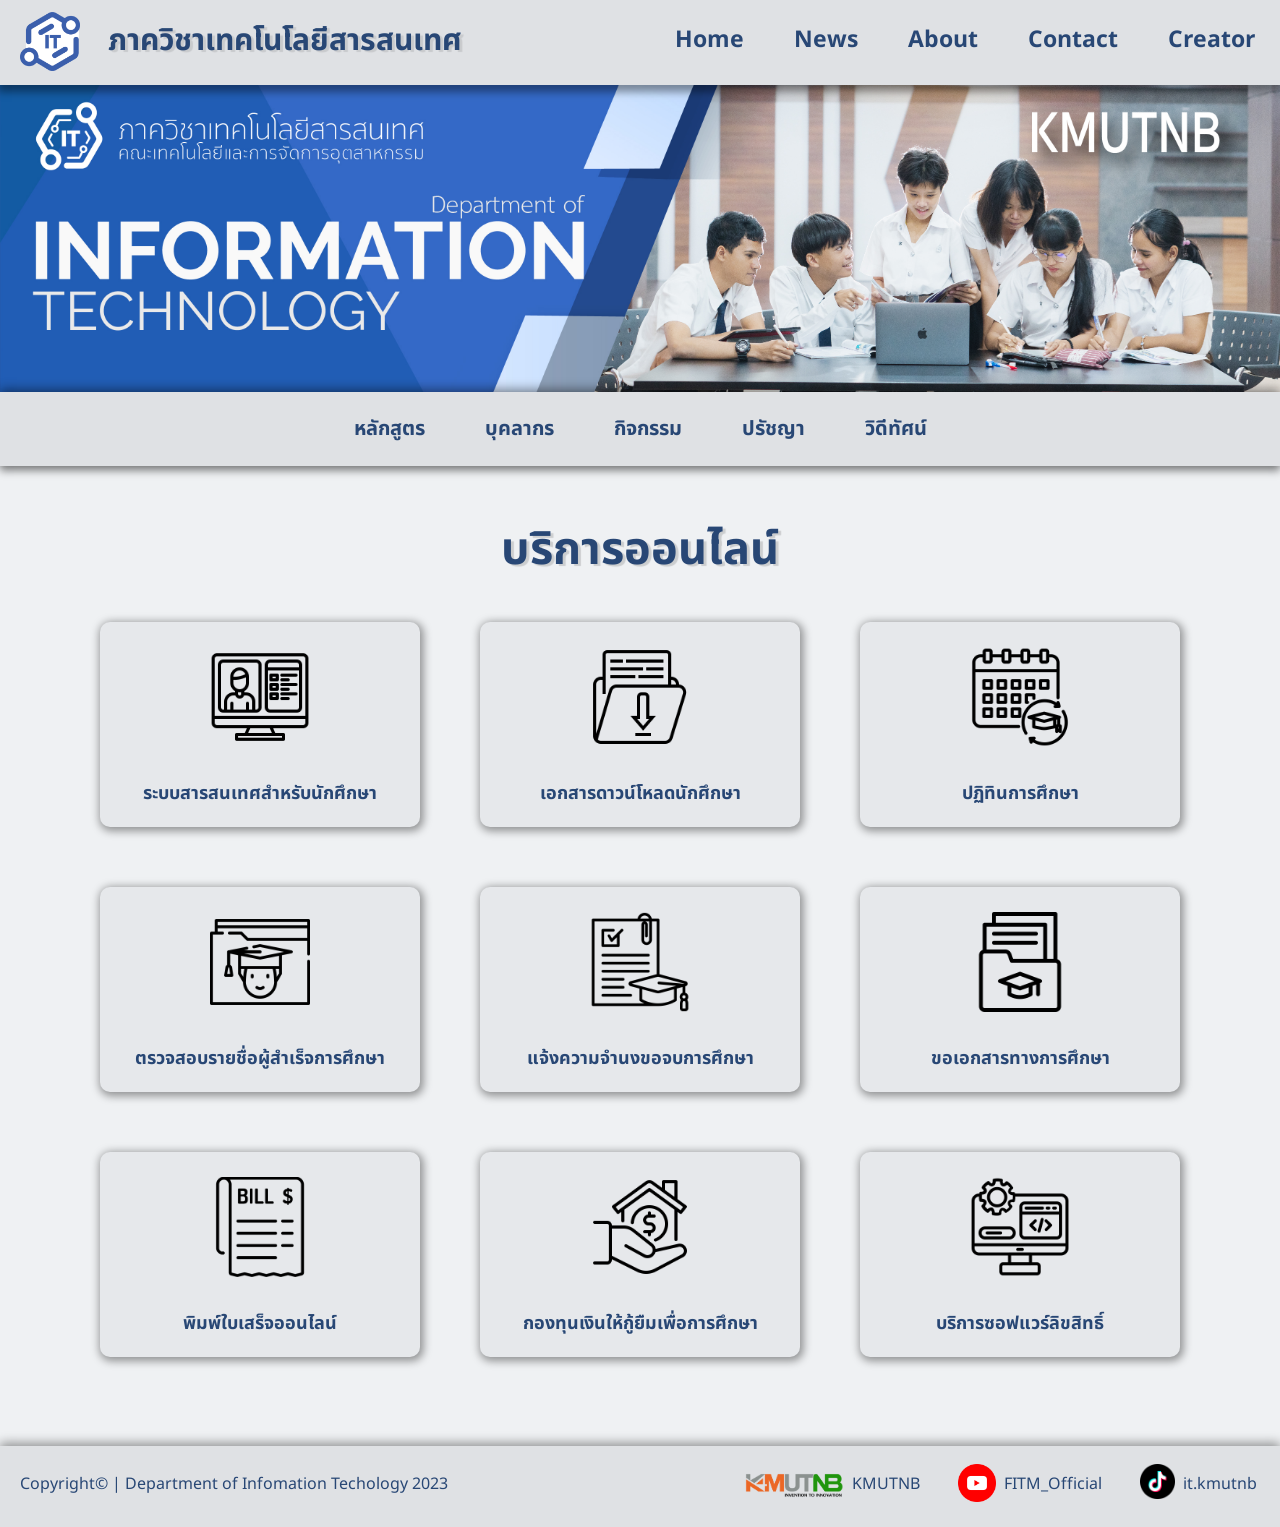
<file: index.html>
<!DOCTYPE html>
<html lang="en">

<head>
    <meta charset="UTF-8">
    <meta name="viewport" content="width=device-width, initial-scale=1.0">
    <link rel="stylesheet" href="https://fonts.googleapis.com/css2?family=Noto+Sans+Thai&display=swap">
    <link rel="stylesheet" href="style/main.css">
    <link rel="stylesheet" href="style/service.css">
    <link rel="shortcut icon" href="images/logo IT white.png" type="image/x-icon">
    <title>ภาควิชาเทคโนโลยีสารสนเทศ | IT Dept</title>
</head>

<body>
    <header>
        <div class="headbar">
            <div id="logo">
                <a href="index.html"><img src="images/logo IT white.png" alt="logo"></a>
                <a id="text" href="index.html"><h1>ภาควิชาเทคโนโลยีสารสนเทศ</h1></a>
            </div>

            <div id="menu">
                <a href="index.html">Home</a>
                <a href="news.html">News</a>
                <div id="dropMenu">
                    <button id="dropMenu_btn">About</button>
                    <div id="dropMenu_list">
                        <a href="history.html">ประวัติ</a>
                        <a href="symbol.html">สัญลักษณ์</a>
                    </div>
                </div>
                <a href="contact.html">Contact</a>
                <a href="myinfo.html">Creator</a>
            </div>
        </div>

        <div class="bgHeader"></div>

        <div class="navbar">
            <div id="dropNav">
                <button id="dropNav_btn">หลักสูตร</button>
                <div id="dropNav_list">
                    <a href="ITsyllabus.html">IT (4 ปี)</a>
                    <a href="ITIsyllabus.html">ITI (2 ปี)</a>
                    <a href="INEsyllabus.html">INE (4 ปี)</a>
                </div>
            </div>
            <div id="dropNav">
                <button id="dropNav_btn">บุคลากร</button>
                <div id="dropNav_list">
                    <a href="lecturer.html">อาจารย์ในภาควิชา</a>
                    <a href="officer.html">เจ้าหน้าที่ในภาควิชา</a>
                </div>
            </div>
            <a href="activity.html">กิจกรรม</a>
            <a href="philosophy.html">ปรัชญา</a>
            <a href="video.html">วิดีทัศน์</a>
        </div>
    </header>


    <main>
        <h1 class="services">บริการออนไลน์</h1>
        <div class="menuBox">
            <div id="button">
                <a href="https://reg.kmutnb.ac.th/">
                    <img src="images/fontawesome/register.png" alt="reg">
                    <h4>ระบบสารสนเทศสำหรับนักศึกษา</h4>
                </a>
                <a href="http://acdserv.kmutnb.ac.th/downloads-for-students">
                    <img src="images/fontawesome/download.png" alt="downloadFile">
                    <h4>เอกสารดาวน์โหลดนักศึกษา</h4>
                </a>
                <a href="http://acdserv.kmutnb.ac.th/academic-calendar">
                    <img src="images/fontawesome/calendar.png" alt="calendarEducate">
                    <h4>ปฏิทินการศึกษา</h4>
                </a>
                <a href="http://202.28.17.14/stdcheck/">
                    <img src="images/fontawesome/graduation.png" alt="checkGraduate">
                    <h4>ตรวจสอบรายชื่อผู้สำเร็จการศึกษา</h4>
                </a>
                <a href="http://services.regis.kmutnb.ac.th/">
                    <img src="images/fontawesome/academic.png" alt="requestGraduate">
                    <h4>แจ้งความจำนงขอจบการศึกษา</h4>
                </a>
                <a href="http://e-service.acdserv.kmutnb.ac.th/regReqDoc/login/">
                    <img src="images/fontawesome/folder.png" alt="fileEducate">
                    <h4>ขอเอกสารทางการศึกษา</h4>
                </a>
                <a href="https://rco.kmutnb.ac.th/">
                    <img src="images/fontawesome/bill.png" alt="Ebill">
                    <h4>พิมพ์ใบเสร็จออนไลน์</h4>
                </a>
                <a href="https://wsa.dsl.studentloan.or.th/">
                    <img src="images/fontawesome/loan.png" alt="loanKYS">
                    <h4>กองทุนเงินให้กู้ยืมเพื่อการศึกษา</h4>
                </a>
                <a href="https://software.kmutnb.ac.th/">
                    <img src="images/fontawesome/development.png" alt="softwere">
                    <h4>บริการซอฟแวร์ลิขสิทธิ์</h4>
                </a>
            </div>
        </div>
    </main>


    <footer>
        <p>Copyright&copy; | Department of Infomation Techology 2023</p>
        <div class="link">
            <div id="kmutnb">
                <a href="https://www.kmutnb.ac.th/"><img src="images/logo kmutnb final.png" alt="kmutnb"></a>
                <a id="text" href="https://www.kmutnb.ac.th/">KMUTNB</a>
            </div>
            <div id="youtube">
                <a href="https://www.youtube.com/channel/UCkiWBq0aVRQe50C42IOx1Xw"><img src="images/icon/youtube.png" alt="youtube"></a>
                <a id="text" href="https://www.youtube.com/channel/UCkiWBq0aVRQe50C42IOx1Xw">FITM_Official</a>
            </div>
            <div id="tiktok">
                <a href="https://www.tiktok.com/@it.kmutnb"><img src="images/icon/tiktok.png" alt="tiktok"></a>
                <a id="text" href="https://www.tiktok.com/@it.kmutnb">it.kmutnb</a>
            </div>
        </div>
    </footer>

</body>

<script src="script/main.js"></script>

</html>
</file>
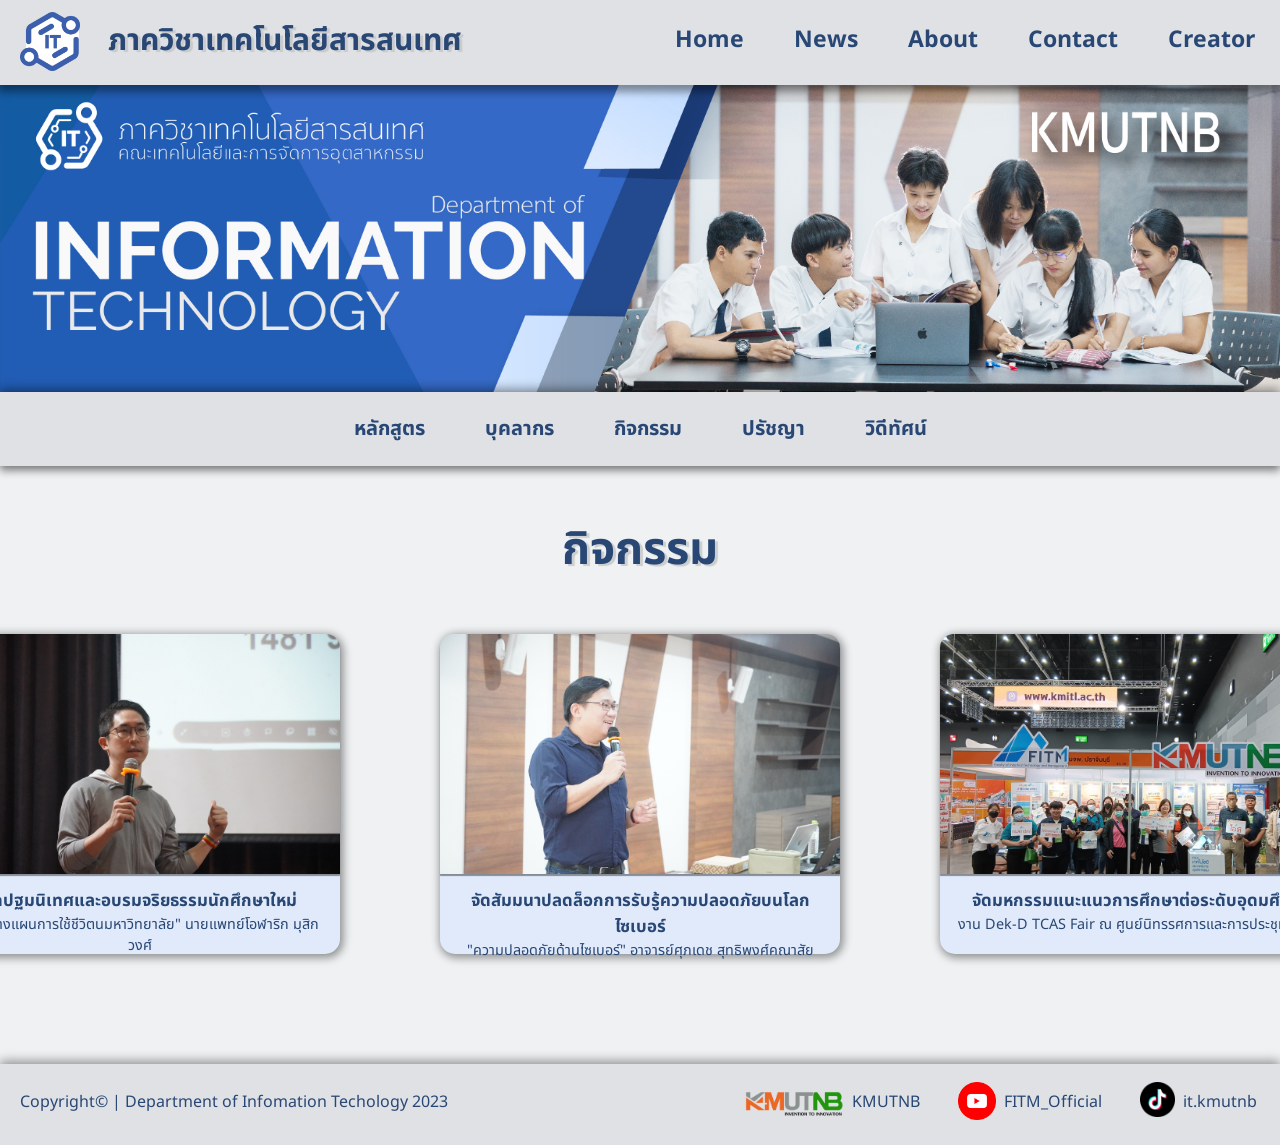
<file: activity.html>
<!DOCTYPE html>
<html lang="en">

<head>
    <meta charset="UTF-8">
    <meta name="viewport" content="width=device-width, initial-scale=1.0">
    <link rel="stylesheet" href="https://fonts.googleapis.com/css2?family=Noto+Sans+Thai&display=swap">
    <link rel="stylesheet" href="style/main.css">
    <link rel="stylesheet" href="style/activity.css">
    <link rel="shortcut icon" href="images/logo IT white.png" type="image/x-icon">
    <title>กิจกรรม | IT Dept</title>
</head>

<body>
    <header>
        <div class="headbar">
            <div id="logo">
                <a href="index.html"><img src="images/logo IT white.png" alt="logo"></a>
                <a id="text" href="index.html"><h1>ภาควิชาเทคโนโลยีสารสนเทศ</h1></a>
            </div>

            <div id="menu">
                <a href="index.html">Home</a>
                <a href="news.html">News</a>
                <div id="dropMenu">
                    <button id="dropMenu_btn">About</button>
                    <div id="dropMenu_list">
                        <a href="history.html">ประวัติ</a>
                        <a href="symbol.html">สัญลักษณ์</a>
                    </div>
                </div>
                <a href="contact.html">Contact</a>
                <a href="myinfo.html">Creator</a>
            </div>
        </div>

        <div class="bgHeader"></div>

        <div class="navbar">
            <div id="dropNav">
                <button id="dropNav_btn">หลักสูตร</button>
                <div id="dropNav_list">
                    <a href="ITsyllabus.html">IT (4 ปี)</a>
                    <a href="ITIsyllabus.html">ITI (2 ปี)</a>
                    <a href="INEsyllabus.html">INE (4 ปี)</a>
                </div>
            </div>
            <div id="dropNav">
                <button id="dropNav_btn">บุคลากร</button>
                <div id="dropNav_list">
                    <a href="lecturer.html">อาจารย์ในภาควิชา</a>
                    <a href="officer.html">เจ้าหน้าที่ในภาควิชา</a>
                </div>
            </div>
            <a href="activity.html">กิจกรรม</a>
            <a href="philosophy.html">ปรัชญา</a>
            <a href="video.html">วิดีทัศน์</a>
        </div>
    </header>


    <main>
        <div class="activity">
            <h1 id="head">กิจกรรม</h1>
            <div id="list">
                <a href="https://www.facebook.com/FITM.KMUTNB/posts/pfbid02qfLSVkEKcfdwPQQacaFJ57AjPNGgDivZajva8Gk367JNUYfVt7MvmfxRdfL8w1kel" id="box">
                    <img id="pic" src="images/activity/first.jpg" alt="">
                    <div id="text">
                        <h3>จัดปฐมนิเทศและอบรมจริยธรรมนักศึกษาใหม่</h3>
                        <p>"การวางแผนการใช้ชีวิตนมหาวิทยาลัย" นายแพทย์โอฬาริก มุสิกวงศ์</p>
                    </div>
                </a>
                <a href="https://www.facebook.com/FITM.KMUTNB/posts/pfbid031LgA7TZuSM2jx5cBFREfvMPP2fYktMp3ib5bi6zoGSacqe4CB5R3tDXkJMyyG8EWl" id="box">
                    <img id="pic" src="images/activity/unlock.jpg" alt="">
                    <div id="text">
                        <h3>จัดสัมมนาปลดล็อกการรับรู้ความปลอดภัยบนโลกไซเบอร์</h3>
                        <p>"ความปลอดภัยด้านไซเบอร์" อาจารย์ศุภเดช สุทธิพงศ์คณาสัย</p>
                    </div>
                </a>
                <a href="https://web.facebook.com/FITM.KMUTNB/posts/pfbid0QZTSMy7q7gFEfH2XKGnM1PKR4Mvud8Dk1XbSdPjcJNHF9JeMmvSwv9me7EjhEoS4l" id="box">
                    <img id="pic" src="images/activity/tcas.jpg" alt="">
                    <div id="text">
                        <h3>จัดมหกรรมแนะแนวการศึกษาต่อระดับอุดมศึกษา</h3>
                        <p>งาน Dek-D TCAS Fair ณ ศูนย์นิทรรศการและการประชุมไบเทค</p>
                    </div>
                </a>
            </div>
        </div>
    </main>


    <footer>
        <p>Copyright&copy; | Department of Infomation Techology 2023</p>
        <div class="link">
            <div id="kmutnb">
                <a href="https://www.kmutnb.ac.th/"><img src="images/logo kmutnb final.png" alt="kmutnb"></a>
                <a id="text" href="https://www.kmutnb.ac.th/">KMUTNB</a>
            </div>
            <div id="youtube">
                <a href="https://www.youtube.com/channel/UCkiWBq0aVRQe50C42IOx1Xw"><img src="images/icon/youtube.png"
                        alt="youtube"></a>
                <a id="text" href="https://www.youtube.com/channel/UCkiWBq0aVRQe50C42IOx1Xw">FITM_Official</a>
            </div>
            <div id="tiktok">
                <a href="https://www.tiktok.com/@it.kmutnb"><img src="images/icon/tiktok.png" alt="tiktok"></a>
                <a id="text" href="https://www.tiktok.com/@it.kmutnb">it.kmutnb</a>
            </div>
        </div>
    </footer>

</body>

<script src="script/main.js"></script>

</html>
</file>
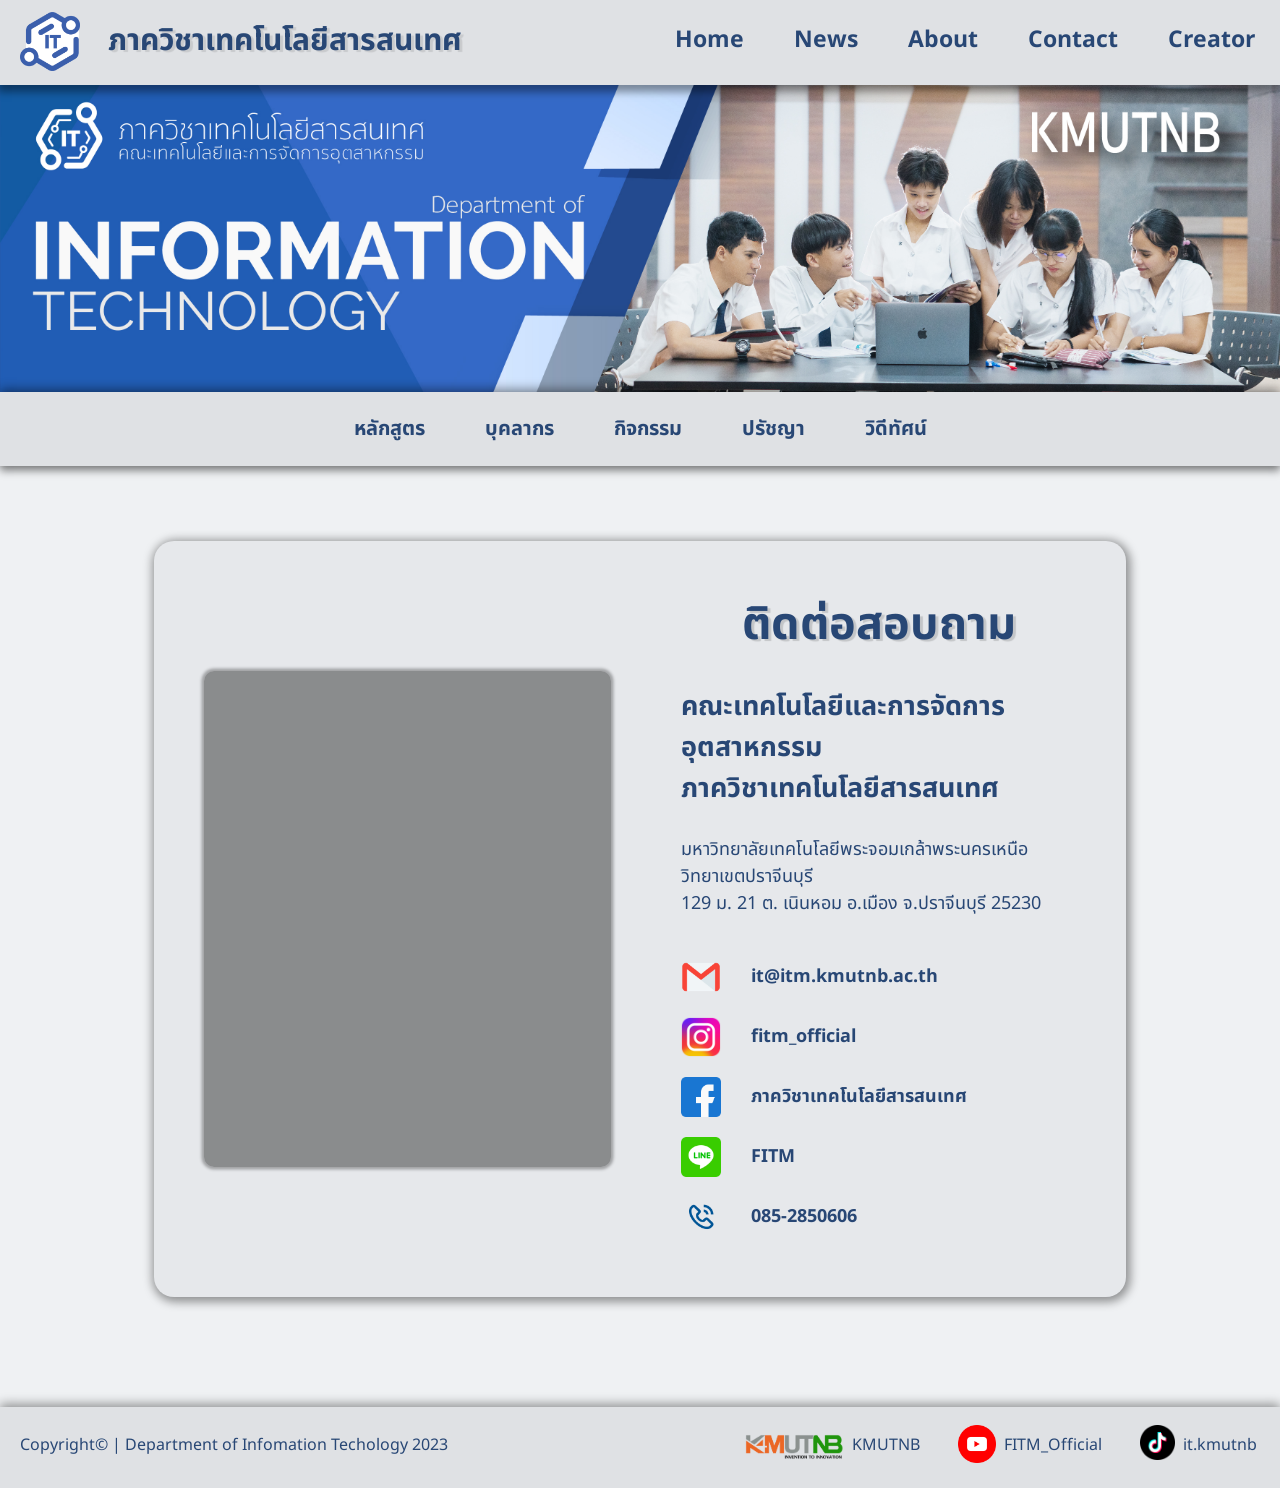
<file: contact.html>
<!DOCTYPE html>
<html lang="en">

<head>
    <meta charset="UTF-8">
    <meta name="viewport" content="width=device-width, initial-scale=1.0">
    <link rel="stylesheet" href="https://fonts.googleapis.com/css2?family=Noto+Sans+Thai&display=swap">
    <link rel="stylesheet" href="style/main.css">
    <link rel="stylesheet" href="style/contact.css">
    <link rel="shortcut icon" href="images/logo IT white.png" type="image/x-icon">
    <title>ติดต่อสอบถาม | IT Dept</title>
</head>

<body>
    <header>
        <div class="headbar">
            <div id="logo">
                <a href="index.html"><img src="images/logo IT white.png" alt="logo"></a>
                <a id="text" href="index.html"><h1>ภาควิชาเทคโนโลยีสารสนเทศ</h1></a>
            </div>

            <div id="menu">
                <a href="index.html">Home</a>
                <a href="news.html">News</a>
                <div id="dropMenu">
                    <button id="dropMenu_btn">About</button>
                    <div id="dropMenu_list">
                        <a href="history.html">ประวัติ</a>
                        <a href="symbol.html">สัญลักษณ์</a>
                    </div>
                </div>
                <a href="contact.html">Contact</a>
                <a href="myinfo.html">Creator</a>
            </div>
        </div>

        <div class="bgHeader"></div>

        <div class="navbar">
            <div id="dropNav">
                <button id="dropNav_btn">หลักสูตร</button>
                <div id="dropNav_list">
                    <a href="ITsyllabus.html">IT (4 ปี)</a>
                    <a href="ITIsyllabus.html">ITI (2 ปี)</a>
                    <a href="INEsyllabus.html">INE (4 ปี)</a>
                </div>
            </div>
            <div id="dropNav">
                <button id="dropNav_btn">บุคลากร</button>
                <div id="dropNav_list">
                    <a href="lecturer.html">อาจารย์ในภาควิชา</a>
                    <a href="officer.html">เจ้าหน้าที่ในภาควิชา</a>
                </div>
            </div>
            <a href="activity.html">กิจกรรม</a>
            <a href="philosophy.html">ปรัชญา</a>
            <a href="video.html">วิดีทัศน์</a>
        </div>
    </header>


    <main>
        <div class="contact">
            <iframe id="map" width="480" height="480" frameborder="0" scrolling="no" marginheight="0" marginwidth="0" 
                src="https://maps.google.com/maps?width=480&amp;height=480&amp;hl=en&amp;q=%E0%B8%A1%E0%B8%AB%E0%B8%B2%E0%B8%A7%E0%B8%B4%E0%B8%97%E0%B8%A2%E0%B8%B2%E0%B8%A5%E0%B8%B1%E0%B8%A2%E0%B9%80%E0%B8%97%E0%B8%84%E0%B9%82%E0%B8%99%E0%B9%82%E0%B8%A5%E0%B8%A2%E0%B8%B5%E0%B8%9E%E0%B8%A3%E0%B8%B0%E0%B8%88%E0%B8%AD%E0%B8%A1%E0%B9%80%E0%B8%81%E0%B8%A5%E0%B9%89%E0%B8%B2%E0%B8%9E%E0%B8%A3%E0%B8%B0%E0%B8%99%E0%B8%84%E0%B8%A3%E0%B9%80%E0%B8%AB%E0%B8%99%E0%B8%B7%E0%B8%AD%20%E0%B8%A7%E0%B8%B4%E0%B8%97%E0%B8%A2%E0%B8%B2%E0%B9%80%E0%B8%82%E0%B8%95%E0%B8%9B%E0%B8%A3%E0%B8%B2%E0%B8%88%E0%B8%B5%E0%B8%99%E0%B8%9A%E0%B8%B8%E0%B8%A3%E0%B8%B5%20%E0%B8%9B%E0%B8%A3%E0%B8%B2%E0%B8%88%E0%B8%B5%E0%B8%99%E0%B8%9A%E0%B8%B8%E0%B8%A3%E0%B8%B5+(%E0%B8%A1%E0%B8%AB%E0%B8%B2%E0%B8%A7%E0%B8%B4%E0%B8%97%E0%B8%A2%E0%B8%B2%E0%B8%A5%E0%B8%B1%E0%B8%A2%E0%B9%80%E0%B8%97%E0%B8%84%E0%B9%82%E0%B8%99%E0%B9%82%E0%B8%A5%E0%B8%A2%E0%B8%B5%E0%B8%9E%E0%B8%A3%E0%B8%B0%E0%B8%88%E0%B8%AD%E0%B8%A1%E0%B9%80%E0%B8%81%E0%B8%A5%E0%B9%89%E0%B8%B2%E0%B8%9E%E0%B8%A3%E0%B8%B0%E0%B8%99%E0%B8%84%E0%B8%A3%E0%B9%80%E0%B8%AB%E0%B8%99%E0%B8%B7%E0%B8%AD%20%E0%B8%A7%E0%B8%B4%E0%B8%97%E0%B8%A2%E0%B8%B2%E0%B9%80%E0%B8%82%E0%B8%95%E0%B8%9B%E0%B8%A3%E0%B8%B2%E0%B8%88%E0%B8%B5%E0%B8%99%E0%B8%9A%E0%B8%B8%E0%B8%A3%E0%B8%B5)&amp;t=&amp;z=14&amp;ie=UTF8&amp;iwloc=B&amp;output=embed">
            </iframe>
            <div id="text">
                <h1 id="head">ติดต่อสอบถาม</h1><br>
                <h2>คณะเทคโนโลยีและการจัดการอุตสาหกรรม<br>ภาควิชาเทคโนโลยีสารสนเทศ</h3><br>
                <p>มหาวิทยาลัยเทคโนโลยีพระจอมเกล้าพระนครเหนือ วิทยาเขตปราจีนบุรี<br>129 ม. 21 ต. เนินหอม อ.เมือง จ.ปราจีนบุรี 25230</p>
                <div id="link">
                    <div id="email"><img src="images/icon/mail.png" alt="email"><h4>it@itm.kmutnb.ac.th</h4></div>
                    <a href="https://www.instagram.com/fitm_official/"><img src="images/icon/instragram.png" alt="instragram"><h4>fitm_official</h4></a>
                    <a href="https://web.facebook.com/IT.KMUTNB"><img src="images/icon/facebook.png" alt="facebook"><h4>ภาควิชาเทคโนโลยีสารสนเทศ</h4></a>
                    <a href="https://page.line.me/486pbmxg?openQrModal=true"><img src="images/icon/line.png" alt="line"><h4>FITM</h4></a>
                    <div id="phone"><img src="images/icon/tel.png" alt="tel"><h4>085-2850606</h4></div>
                </div>
            </div>
        </div>
    </main>


    <footer>
        <p>Copyright&copy; | Department of Infomation Techology 2023</p>
        <div class="link">
            <div id="kmutnb">
                <a href="https://www.kmutnb.ac.th/"><img src="images/logo kmutnb final.png" alt="kmutnb"></a>
                <a id="text" href="https://www.kmutnb.ac.th/">KMUTNB</a>
            </div>
            <div id="youtube">
                <a href="https://www.youtube.com/channel/UCkiWBq0aVRQe50C42IOx1Xw"><img src="images/icon/youtube.png" alt="youtube"></a>
                <a id="text" href="https://www.youtube.com/channel/UCkiWBq0aVRQe50C42IOx1Xw">FITM_Official</a>
            </div>
            <div id="tiktok">
                <a href="https://www.tiktok.com/@it.kmutnb"><img src="images/icon/tiktok.png" alt="tiktok"></a>
                <a id="text" href="https://www.tiktok.com/@it.kmutnb">it.kmutnb</a>
            </div>
        </div>
    </footer>

</body>

<script src="script/main.js"></script>

</html>
</file>
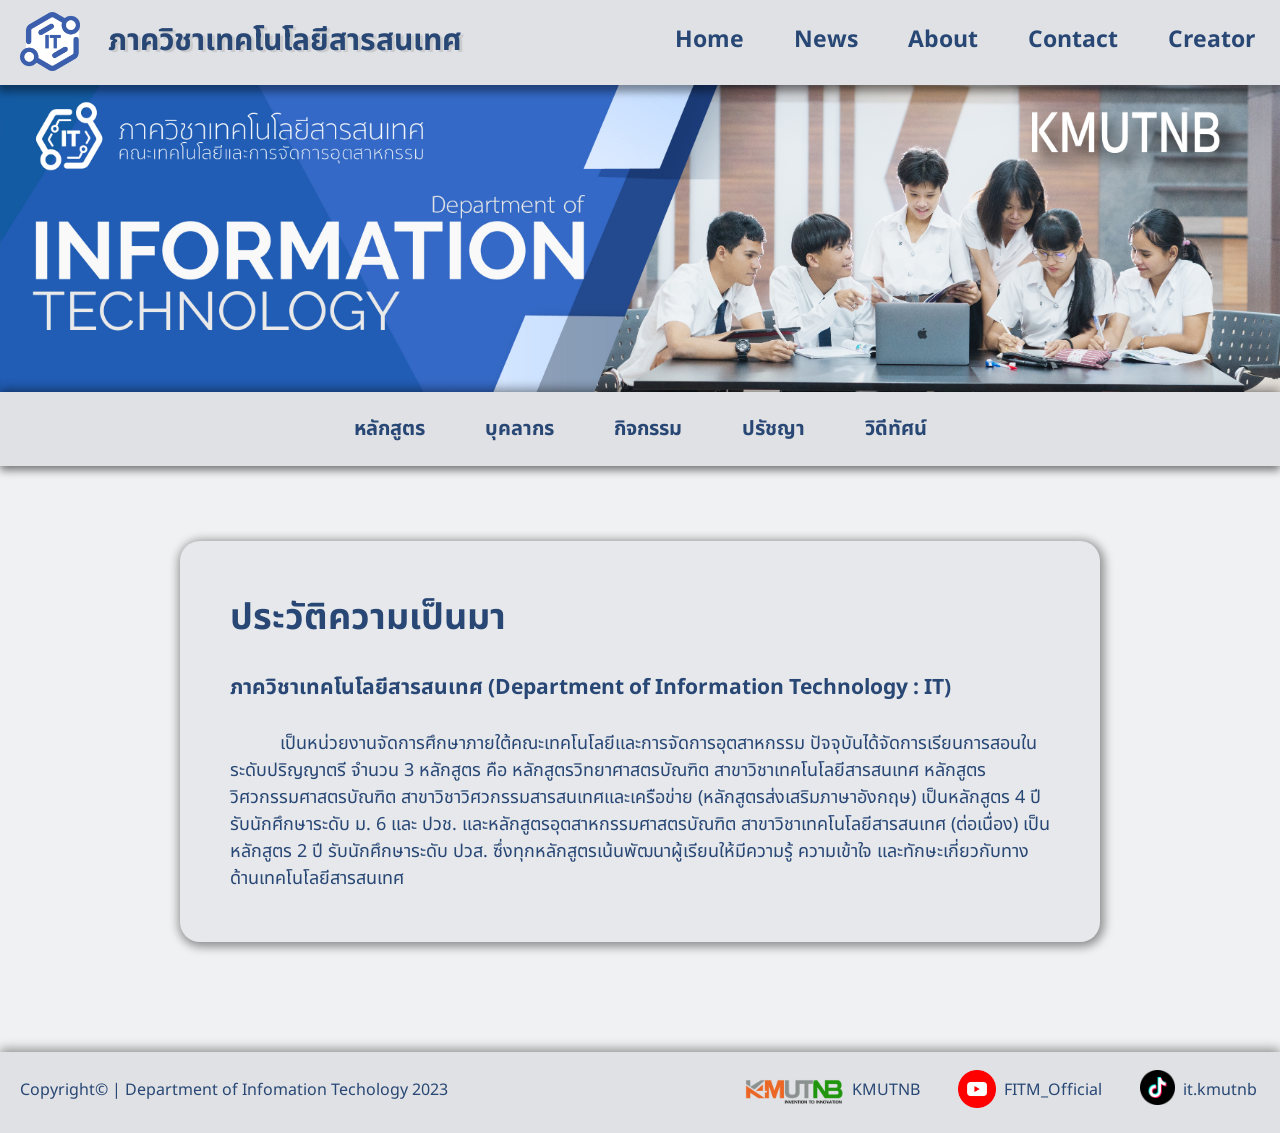
<file: history.html>
<!DOCTYPE html>
<html lang="en">

<head>
    <meta charset="UTF-8">
    <meta name="viewport" content="width=device-width, initial-scale=1.0">
    <link rel="stylesheet" href="https://fonts.googleapis.com/css2?family=Noto+Sans+Thai&display=swap">
    <link rel="stylesheet" href="style/main.css">
    <link rel="stylesheet" href="style/history.css">
    <link rel="shortcut icon" href="images/logo IT white.png" type="image/x-icon">
    <title>ประวัติ | IT Dept</title>
</head>

<body>
    <header>
        <div class="headbar">
            <div id="logo">
                <a href="index.html"><img src="images/logo IT white.png" alt="logo"></a>
                <a id="text" href="index.html"><h1>ภาควิชาเทคโนโลยีสารสนเทศ</h1></a>
            </div>

            <div id="menu">
                <a href="index.html">Home</a>
                <a href="news.html">News</a>
                <div id="dropMenu">
                    <button id="dropMenu_btn">About</button>
                    <div id="dropMenu_list">
                        <a href="history.html">ประวัติ</a>
                        <a href="symbol.html">สัญลักษณ์</a>
                    </div>
                </div>
                <a href="contact.html">Contact</a>
                <a href="myinfo.html">Creator</a>
            </div>
        </div>

        <div class="bgHeader"></div>

        <div class="navbar">
            <div id="dropNav">
                <button id="dropNav_btn">หลักสูตร</button>
                <div id="dropNav_list">
                    <a href="ITsyllabus.html">IT (4 ปี)</a>
                    <a href="ITIsyllabus.html">ITI (2 ปี)</a>
                    <a href="INEsyllabus.html">INE (4 ปี)</a>
                </div>
            </div>
            <div id="dropNav">
                <button id="dropNav_btn">บุคลากร</button>
                <div id="dropNav_list">
                    <a href="lecturer.html">อาจารย์ในภาควิชา</a>
                    <a href="officer.html">เจ้าหน้าที่ในภาควิชา</a>
                </div>
            </div>
            <a href="activity.html">กิจกรรม</a>
            <a href="philosophy.html">ปรัชญา</a>
            <a href="video.html">วิดีทัศน์</a>
        </div>
    </header>


    <main>
        <div class="history">
            <h1>ประวัติความเป็นมา</h1><br>
            <h3>ภาควิชาเทคโนโลยีสารสนเทศ (Department of Information Technology : IT)</h3><br>
            <p>เป็นหน่วยงานจัดการศึกษาภายใต้คณะเทคโนโลยีและการจัดการอุตสาหกรรม
                ปัจจุบันได้จัดการเรียนการสอนในระดับปริญญาตรี จำนวน 3 หลักสูตร คือ หลักสูตรวิทยาศาสตรบัณฑิต
                สาขาวิชาเทคโนโลยีสารสนเทศ หลักสูตรวิศวกรรมศาสตรบัณฑิต สาขาวิชาวิศวกรรมสารสนเทศและเครือข่าย
                (หลักสูตรส่งเสริมภาษาอังกฤษ) เป็นหลักสูตร 4 ปี รับนักศึกษาระดับ ม. 6 และ ปวช.
                และหลักสูตรอุตสาหกรรมศาสตรบัณฑิต สาขาวิชาเทคโนโลยีสารสนเทศ (ต่อเนื่อง) เป็นหลักสูตร 2 ปี
                รับนักศึกษาระดับ ปวส. ซึ่งทุกหลักสูตรเน้นพัฒนาผู้เรียนให้มีความรู้ ความเข้าใจ
                และทักษะเกี่ยวกับทางด้านเทคโนโลยีสารสนเทศ</p>
        </div>
    </main>


    <footer>
        <p>Copyright&copy; | Department of Infomation Techology 2023</p>
        <div class="link">
            <div id="kmutnb">
                <a href="https://www.kmutnb.ac.th/"><img src="images/logo kmutnb final.png" alt="kmutnb"></a>
                <a id="text" href="https://www.kmutnb.ac.th/">KMUTNB</a>
            </div>
            <div id="youtube">
                <a href="https://www.youtube.com/channel/UCkiWBq0aVRQe50C42IOx1Xw"><img src="images/icon/youtube.png"
                        alt="youtube"></a>
                <a id="text" href="https://www.youtube.com/channel/UCkiWBq0aVRQe50C42IOx1Xw">FITM_Official</a>
            </div>
            <div id="tiktok">
                <a href="https://www.tiktok.com/@it.kmutnb"><img src="images/icon/tiktok.png" alt="tiktok"></a>
                <a id="text" href="https://www.tiktok.com/@it.kmutnb">it.kmutnb</a>
            </div>
        </div>
    </footer>

</body>

<script src="script/main.js"></script>

</html>
</file>
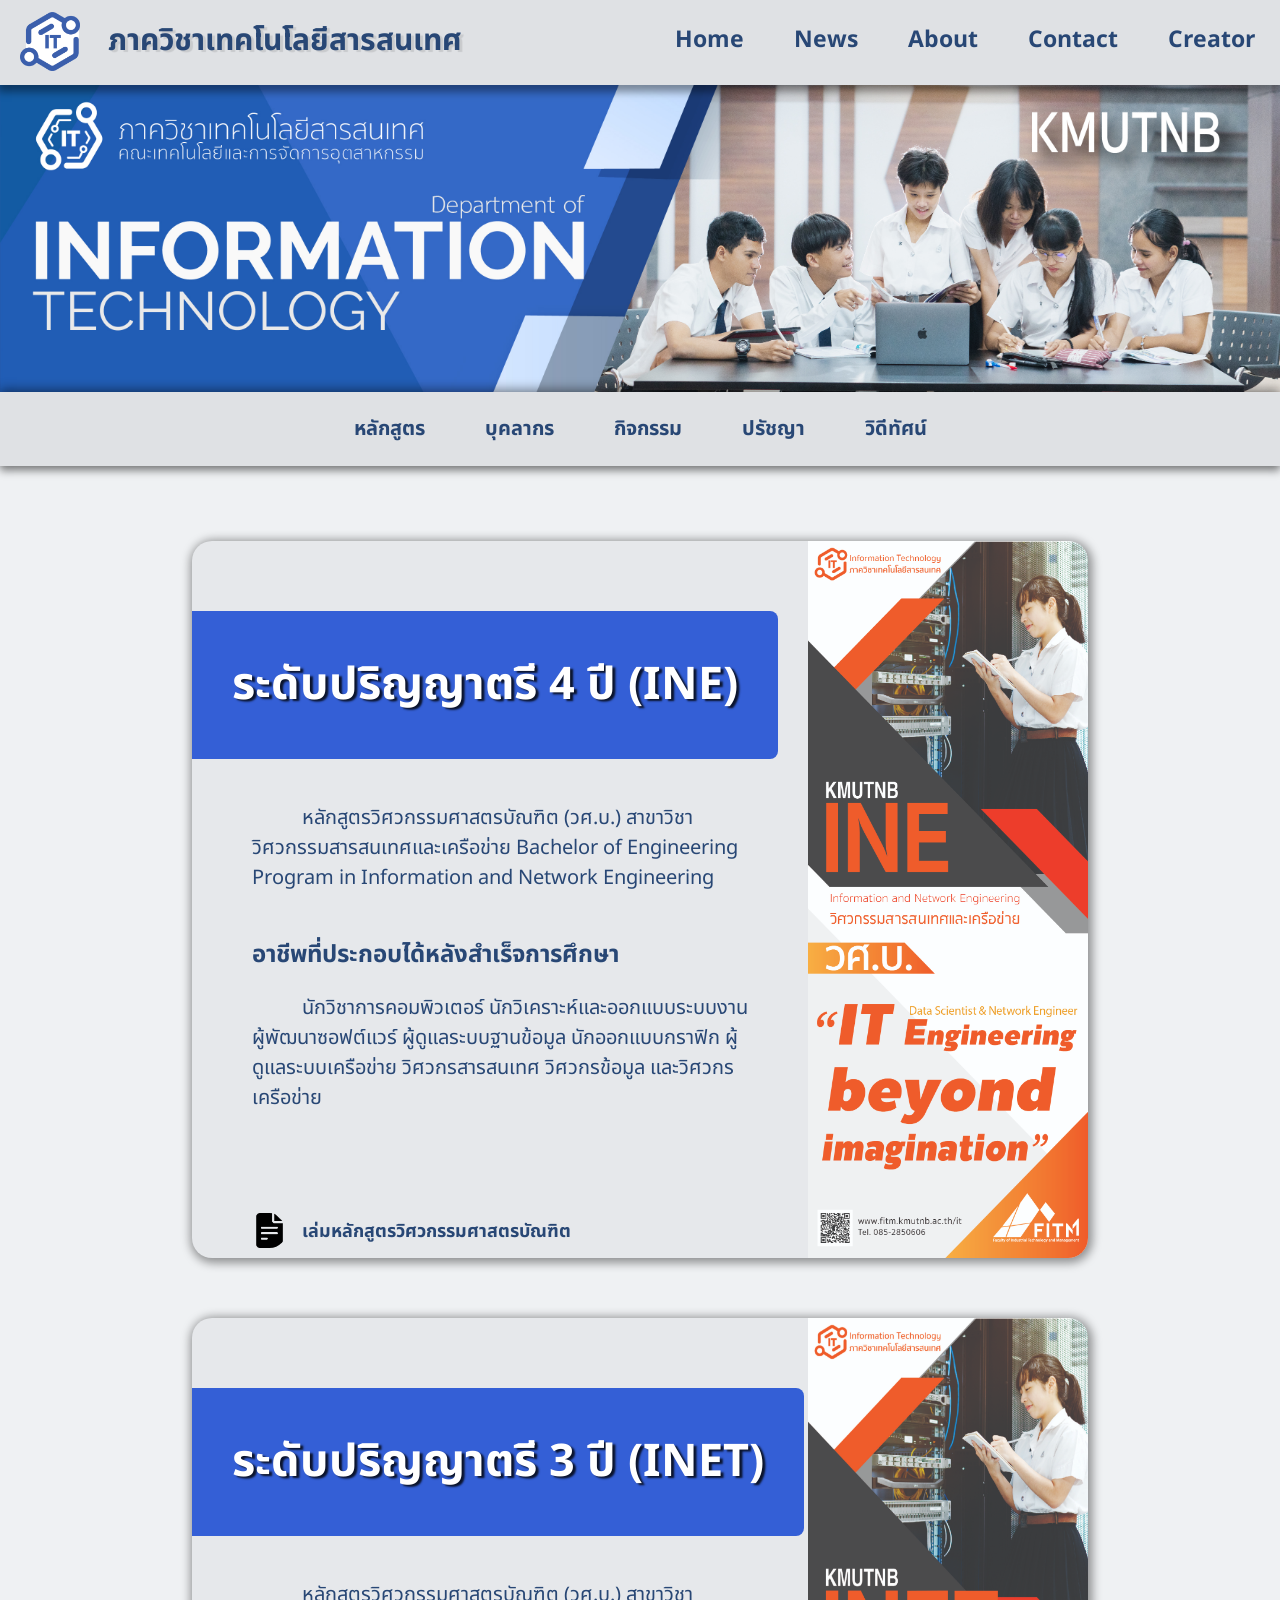
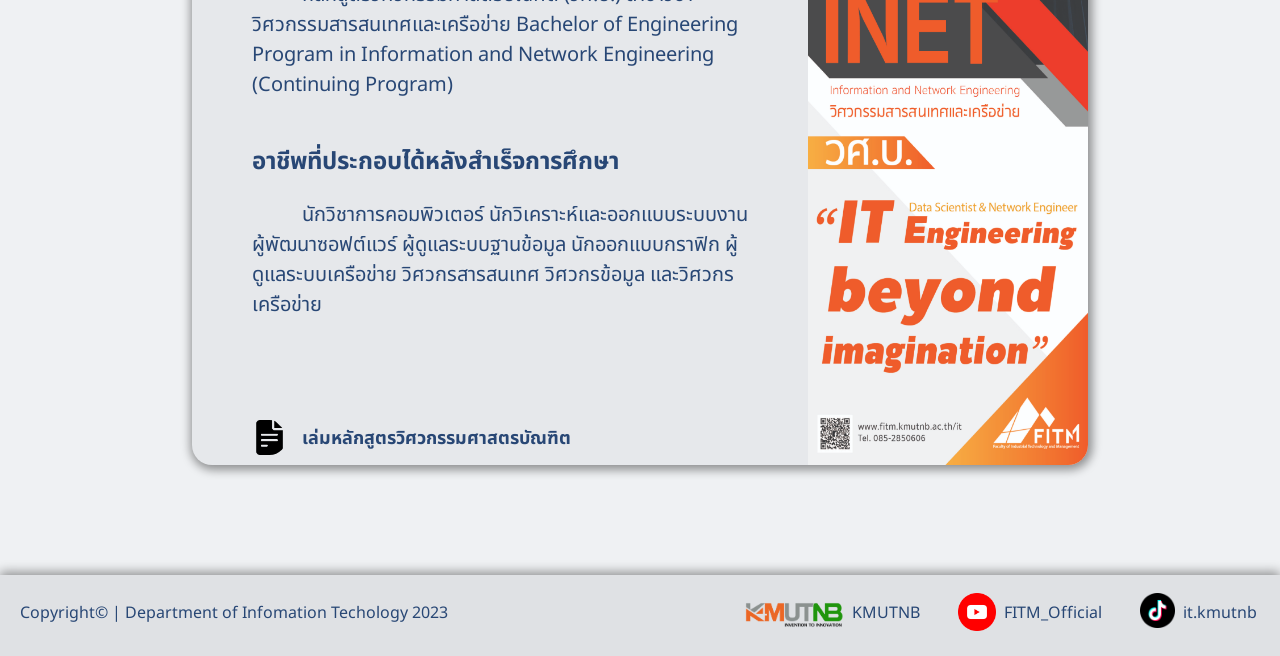
<file: INEsyllabus.html>
<!DOCTYPE html>
<html lang="en">

<head>
    <meta charset="UTF-8">
    <meta name="viewport" content="width=device-width, initial-scale=1.0">
    <link rel="stylesheet" href="https://fonts.googleapis.com/css2?family=Noto+Sans+Thai&display=swap">
    <link rel="stylesheet" href="style/main.css">
    <link rel="stylesheet" href="style/syllabus.css">
    <link rel="shortcut icon" href="images/logo IT white.png" type="image/x-icon">
    <title>หลักสูตร INE, INET | IT Dept</title>
</head>

<body>
    <header>
        <div class="headbar">
            <div id="logo">
                <a href="index.html"><img src="images/logo IT white.png" alt="logo"></a>
                <a id="text" href="index.html"><h1>ภาควิชาเทคโนโลยีสารสนเทศ</h1></a>
            </div>

            <div id="menu">
                <a href="index.html">Home</a>
                <a href="news.html">News</a>
                <div id="dropMenu">
                    <button id="dropMenu_btn">About</button>
                    <div id="dropMenu_list">
                        <a href="history.html">ประวัติ</a>
                        <a href="symbol.html">สัญลักษณ์</a>
                    </div>
                </div>
                <a href="contact.html">Contact</a>
                <a href="myinfo.html">Creator</a>
            </div>
        </div>

        <div class="bgHeader"></div>

        <div class="navbar">
            <div id="dropNav">
                <button id="dropNav_btn">หลักสูตร</button>
                <div id="dropNav_list">
                    <a href="ITsyllabus.html">IT (4 ปี)</a>
                    <a href="ITIsyllabus.html">ITI (2 ปี)</a>
                    <a href="INEsyllabus.html">INE (4 ปี)</a>
                </div>
            </div>
            <div id="dropNav">
                <button id="dropNav_btn">บุคลากร</button>
                <div id="dropNav_list">
                    <a href="lecturer.html">อาจารย์ในภาควิชา</a>
                    <a href="officer.html">เจ้าหน้าที่ในภาควิชา</a>
                </div>
            </div>
            <a href="activity.html">กิจกรรม</a>
            <a href="philosophy.html">ปรัชญา</a>
            <a href="video.html">วิดีทัศน์</a>
        </div>
    </header>


    <main>
        <div class="INE">
            <div id="text">
                <div id="content">
                    <h1 id="headName">ระดับปริญญาตรี 4 ปี (INE) </h1><br>
                    <p>หลักสูตรวิศวกรรมศาสตรบัณฑิต (วศ.บ.) สาขาวิชาวิศวกรรมสารสนเทศและเครือข่าย
                        Bachelor of Engineering Program in Information and Network Engineering </p><br>
                    <h2>อาชีพที่ประกอบได้หลังสำเร็จการศึกษา</h2>
                    <p>นักวิชาการคอมพิวเตอร์ นักวิเคราะห์และออกแบบระบบงาน ผู้พัฒนาซอฟต์แวร์ 
                        ผู้ดูแลระบบฐานข้อมูล นักออกแบบกราฟิก ผู้ดูแลระบบเครือข่าย วิศวกรสารสนเทศ วิศวกรข้อมูล และวิศวกรเครือข่าย</p>
                </div>
                <a href="https://drive.google.com/file/d/1-Cy7QCT4z68ISEGNhKk9craB_k1xF5AD/view"><img src="images/fontawesome/document.png" alt="file"><h4>เล่มหลักสูตรวิศวกรรมศาสตรบัณฑิต</h4></a>
            </div>
            <img src="images/poster/INE.jpg" alt="">
        </div>

        <div class="INET">
            <div id="text">
                <div id="content">
                    <h1 id="headName">ระดับปริญญาตรี 3 ปี (INET) </h1><br>
                    <p>หลักสูตรวิศวกรรมศาสตรบัณฑิต (วศ.บ.) สาขาวิชาวิศวกรรมสารสนเทศและเครือข่าย
                        Bachelor of Engineering Program in Information and Network Engineering (Continuing Program) </p><br>
                    <h2>อาชีพที่ประกอบได้หลังสำเร็จการศึกษา</h2>
                    <p>นักวิชาการคอมพิวเตอร์ นักวิเคราะห์และออกแบบระบบงาน ผู้พัฒนาซอฟต์แวร์ 
                        ผู้ดูแลระบบฐานข้อมูล นักออกแบบกราฟิก ผู้ดูแลระบบเครือข่าย วิศวกรสารสนเทศ วิศวกรข้อมูล และวิศวกรเครือข่าย</p>
                </div>
                <a href="https://drive.google.com/file/d/10oGCXXOMyEdka2sQLuYG3ZWCch7jrlrL/view"><img src="images/fontawesome/document.png" alt="file"><h4>เล่มหลักสูตรวิศวกรรมศาสตรบัณฑิต</h4></a>
            </div>
            <img src="images/poster/INET.jpg" alt="">
        </div>
    </main>


    <footer>
        <p>Copyright&copy; | Department of Infomation Techology 2023</p>
        <div class="link">
            <div id="kmutnb">
                <a href="https://www.kmutnb.ac.th/"><img src="images/logo kmutnb final.png" alt="kmutnb"></a>
                <a id="text" href="https://www.kmutnb.ac.th/">KMUTNB</a>
            </div>
            <div id="youtube">
                <a href="https://www.youtube.com/channel/UCkiWBq0aVRQe50C42IOx1Xw"><img src="images/icon/youtube.png"
                        alt="youtube"></a>
                <a id="text" href="https://www.youtube.com/channel/UCkiWBq0aVRQe50C42IOx1Xw">FITM_Official</a>
            </div>
            <div id="tiktok">
                <a href="https://www.tiktok.com/@it.kmutnb"><img src="images/icon/tiktok.png" alt="tiktok"></a>
                <a id="text" href="https://www.tiktok.com/@it.kmutnb">it.kmutnb</a>
            </div>
        </div>
    </footer>

</body>

<script src="script/main.js"></script>

</html>
</file>
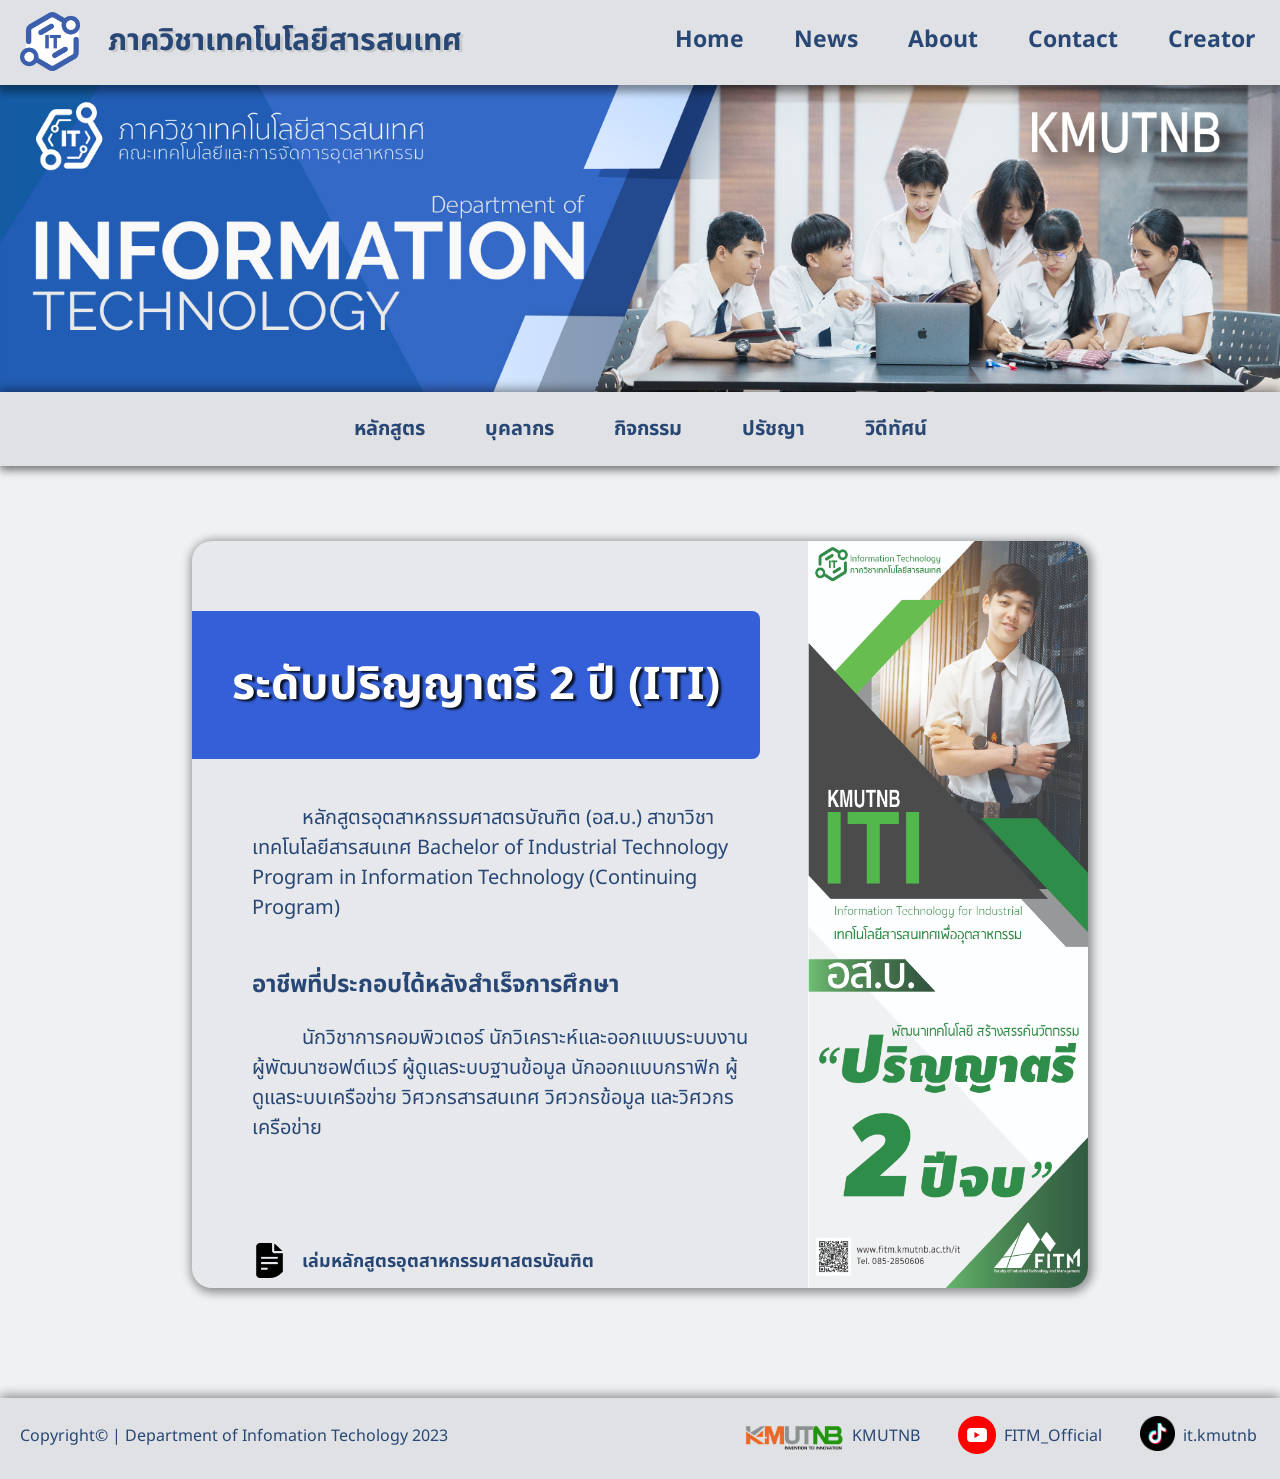
<file: ITIsyllabus.html>
<!DOCTYPE html>
<html lang="en">

<head>
    <meta charset="UTF-8">
    <meta name="viewport" content="width=device-width, initial-scale=1.0">
    <link rel="stylesheet" href="https://fonts.googleapis.com/css2?family=Noto+Sans+Thai&display=swap">
    <link rel="stylesheet" href="style/main.css">
    <link rel="stylesheet" href="style/syllabus.css">
    <link rel="shortcut icon" href="images/logo IT white.png" type="image/x-icon">
    <title>หลักสูตร ITI | IT Dept</title>
</head>

<body>
    <header>
        <div class="headbar">
            <div id="logo">
                <a href="index.html"><img src="images/logo IT white.png" alt="logo"></a>
                <a id="text" href="index.html"><h1>ภาควิชาเทคโนโลยีสารสนเทศ</h1></a>
            </div>

            <div id="menu">
                <a href="index.html">Home</a>
                <a href="news.html">News</a>
                <div id="dropMenu">
                    <button id="dropMenu_btn">About</button>
                    <div id="dropMenu_list">
                        <a href="history.html">ประวัติ</a>
                        <a href="symbol.html">สัญลักษณ์</a>
                    </div>
                </div>
                <a href="contact.html">Contact</a>
                <a href="myinfo.html">Creator</a>
            </div>
        </div>

        <div class="bgHeader"></div>

        <div class="navbar">
            <div id="dropNav">
                <button id="dropNav_btn">หลักสูตร</button>
                <div id="dropNav_list">
                    <a href="ITsyllabus.html">IT (4 ปี)</a>
                    <a href="ITIsyllabus.html">ITI (2 ปี)</a>
                    <a href="INEsyllabus.html">INE (4 ปี)</a>
                </div>
            </div>
            <div id="dropNav">
                <button id="dropNav_btn">บุคลากร</button>
                <div id="dropNav_list">
                    <a href="lecturer.html">อาจารย์ในภาควิชา</a>
                    <a href="officer.html">เจ้าหน้าที่ในภาควิชา</a>
                </div>
            </div>
            <a href="activity.html">กิจกรรม</a>
            <a href="philosophy.html">ปรัชญา</a>
            <a href="video.html">วิดีทัศน์</a>
        </div>
    </header>


    <main>
        <div class="ITI">
            <div id="text">
                <div id="content">
                    <h1 id="headName">ระดับปริญญาตรี 2 ปี (ITI)</h1><br>
                    <p>หลักสูตรอุตสาหกรรมศาสตรบัณฑิต (อส.บ.) สาขาวิชาเทคโนโลยีสารสนเทศ   
                        Bachelor of Industrial Technology Program in Information Technology (Continuing Program) </p><br>
                    <h2>อาชีพที่ประกอบได้หลังสำเร็จการศึกษา</h2>
                    <p>นักวิชาการคอมพิวเตอร์ นักวิเคราะห์และออกแบบระบบงาน ผู้พัฒนาซอฟต์แวร์ 
                        ผู้ดูแลระบบฐานข้อมูล นักออกแบบกราฟิก ผู้ดูแลระบบเครือข่าย วิศวกรสารสนเทศ วิศวกรข้อมูล และวิศวกรเครือข่าย</p>
                </div>
                <a href="https://drive.google.com/file/d/14FSB2x2igEKihLOOBd4p9dHr8-EKkWHu/view"><img src="images/fontawesome/document.png" alt="file"><h4>เล่มหลักสูตรอุตสาหกรรมศาสตรบัณฑิต</h4></a>
            </div>
            <img src="images/poster/ITI.jpg" alt="">
        </div>
    </main>



    <footer>
        <p>Copyright&copy; | Department of Infomation Techology 2023</p>
        <div class="link">
            <div id="kmutnb">
                <a href="https://www.kmutnb.ac.th/"><img src="images/logo kmutnb final.png" alt="kmutnb"></a>
                <a id="text" href="https://www.kmutnb.ac.th/">KMUTNB</a>
            </div>
            <div id="youtube">
                <a href="https://www.youtube.com/channel/UCkiWBq0aVRQe50C42IOx1Xw"><img src="images/icon/youtube.png"
                        alt="youtube"></a>
                <a id="text" href="https://www.youtube.com/channel/UCkiWBq0aVRQe50C42IOx1Xw">FITM_Official</a>
            </div>
            <div id="tiktok">
                <a href="https://www.tiktok.com/@it.kmutnb"><img src="images/icon/tiktok.png" alt="tiktok"></a>
                <a id="text" href="https://www.tiktok.com/@it.kmutnb">it.kmutnb</a>
            </div>
        </div>
    </footer>

</body>

<script src="script/main.js"></script>

</html>
</file>
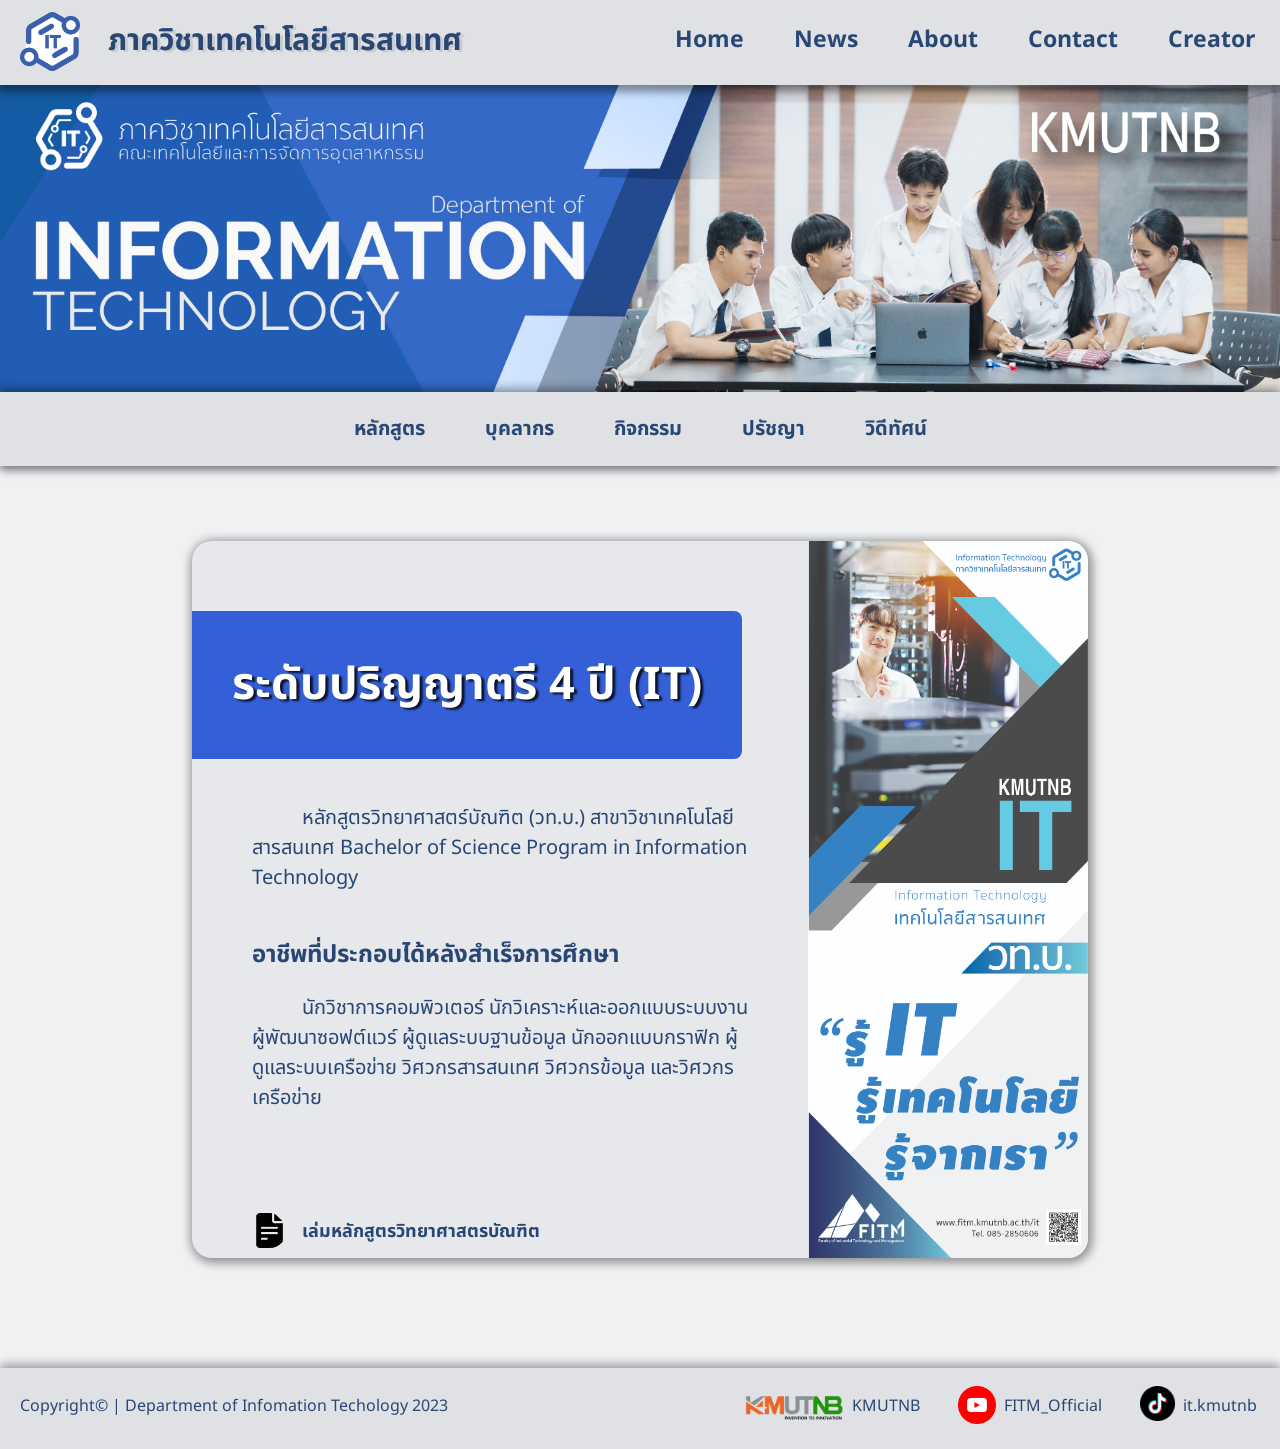
<file: ITsyllabus.html>
<!DOCTYPE html>
<html lang="en">

<head>
    <meta charset="UTF-8">
    <meta name="viewport" content="width=device-width, initial-scale=1.0">
    <link rel="stylesheet" href="https://fonts.googleapis.com/css2?family=Noto+Sans+Thai&display=swap">
    <link rel="stylesheet" href="style/main.css">
    <link rel="stylesheet" href="style/syllabus.css">
    <link rel="shortcut icon" href="images/logo IT white.png" type="image/x-icon">
    <title>หลักสูตร IT | IT Dept</title>
</head>

<body>
    <header>
        <div class="headbar">
            <div id="logo">
                <a href="index.html"><img src="images/logo IT white.png" alt="logo"></a>
                <a id="text" href="index.html">
                    <h1>ภาควิชาเทคโนโลยีสารสนเทศ</h1>
                </a>
            </div>

            <div id="menu">
                <a href="index.html">Home</a>
                <a href="news.html">News</a>
                <div id="dropMenu">
                    <button id="dropMenu_btn">About</button>
                    <div id="dropMenu_list">
                        <a href="history.html">ประวัติ</a>
                        <a href="symbol.html">สัญลักษณ์</a>
                    </div>
                </div>
                <a href="contact.html">Contact</a>
                <a href="myinfo.html">Creator</a>
            </div>
        </div>

        <div class="bgHeader"></div>

        <div class="navbar">
            <div id="dropNav">
                <button id="dropNav_btn">หลักสูตร</button>
                <div id="dropNav_list">
                    <a href="ITsyllabus.html">IT (4 ปี)</a>
                    <a href="ITIsyllabus.html">ITI (2 ปี)</a>
                    <a href="INEsyllabus.html">INE (4 ปี)</a>
                </div>
            </div>
            <div id="dropNav">
                <button id="dropNav_btn">บุคลากร</button>
                <div id="dropNav_list">
                    <a href="lecturer.html">อาจารย์ในภาควิชา</a>
                    <a href="officer.html">เจ้าหน้าที่ในภาควิชา</a>
                </div>
            </div>
            <a href="activity.html">กิจกรรม</a>
            <a href="philosophy.html">ปรัชญา</a>
            <a href="video.html">วิดีทัศน์</a>
        </div>
    </header>


    <main>
        <div class="IT">
            <div id="text">
                <div id="content">
                    <h1 id="headName">ระดับปริญญาตรี 4 ปี (IT)</h1><br>
                    <p>หลักสูตรวิทยาศาสตร์บัณฑิต (วท.บ.) สาขาวิชาเทคโนโลยีสารสนเทศ Bachelor of Science Program in Information Technology</p><br>
                    <h2>อาชีพที่ประกอบได้หลังสำเร็จการศึกษา</h2>
                    <p>นักวิชาการคอมพิวเตอร์ นักวิเคราะห์และออกแบบระบบงาน ผู้พัฒนาซอฟต์แวร์ 
                        ผู้ดูแลระบบฐานข้อมูล นักออกแบบกราฟิก ผู้ดูแลระบบเครือข่าย วิศวกรสารสนเทศ วิศวกรข้อมูล และวิศวกรเครือข่าย</p>
                </div>
                <a href="https://drive.google.com/file/d/1D4Ln6OJiEV2IkDK-JFj7FGd__iuc_Dsz/view"><img src="images/fontawesome/document.png" alt="file"><h4>เล่มหลักสูตรวิทยาศาสตรบัณฑิต</h4></a>
            </div>
            <img src="images/poster/IT.jpg" alt="">
        </div>
    </main>


    <footer>
        <p>Copyright&copy; | Department of Infomation Techology 2023</p>
        <div class="link">
            <div id="kmutnb">
                <a href="https://www.kmutnb.ac.th/"><img src="images/logo kmutnb final.png" alt="kmutnb"></a>
                <a id="text" href="https://www.kmutnb.ac.th/">KMUTNB</a>
            </div>
            <div id="youtube">
                <a href="https://www.youtube.com/channel/UCkiWBq0aVRQe50C42IOx1Xw"><img src="images/icon/youtube.png"alt="youtube"></a>
                <a id="text" href="https://www.youtube.com/channel/UCkiWBq0aVRQe50C42IOx1Xw">FITM_Official</a>
            </div>
            <div id="tiktok">
                <a href="https://www.tiktok.com/@it.kmutnb"><img src="images/icon/tiktok.png" alt="tiktok"></a>
                <a id="text" href="https://www.tiktok.com/@it.kmutnb">it.kmutnb</a>
            </div>
        </div>
    </footer>

</body>

<script src="script/main.js"></script>

</html>
</file>
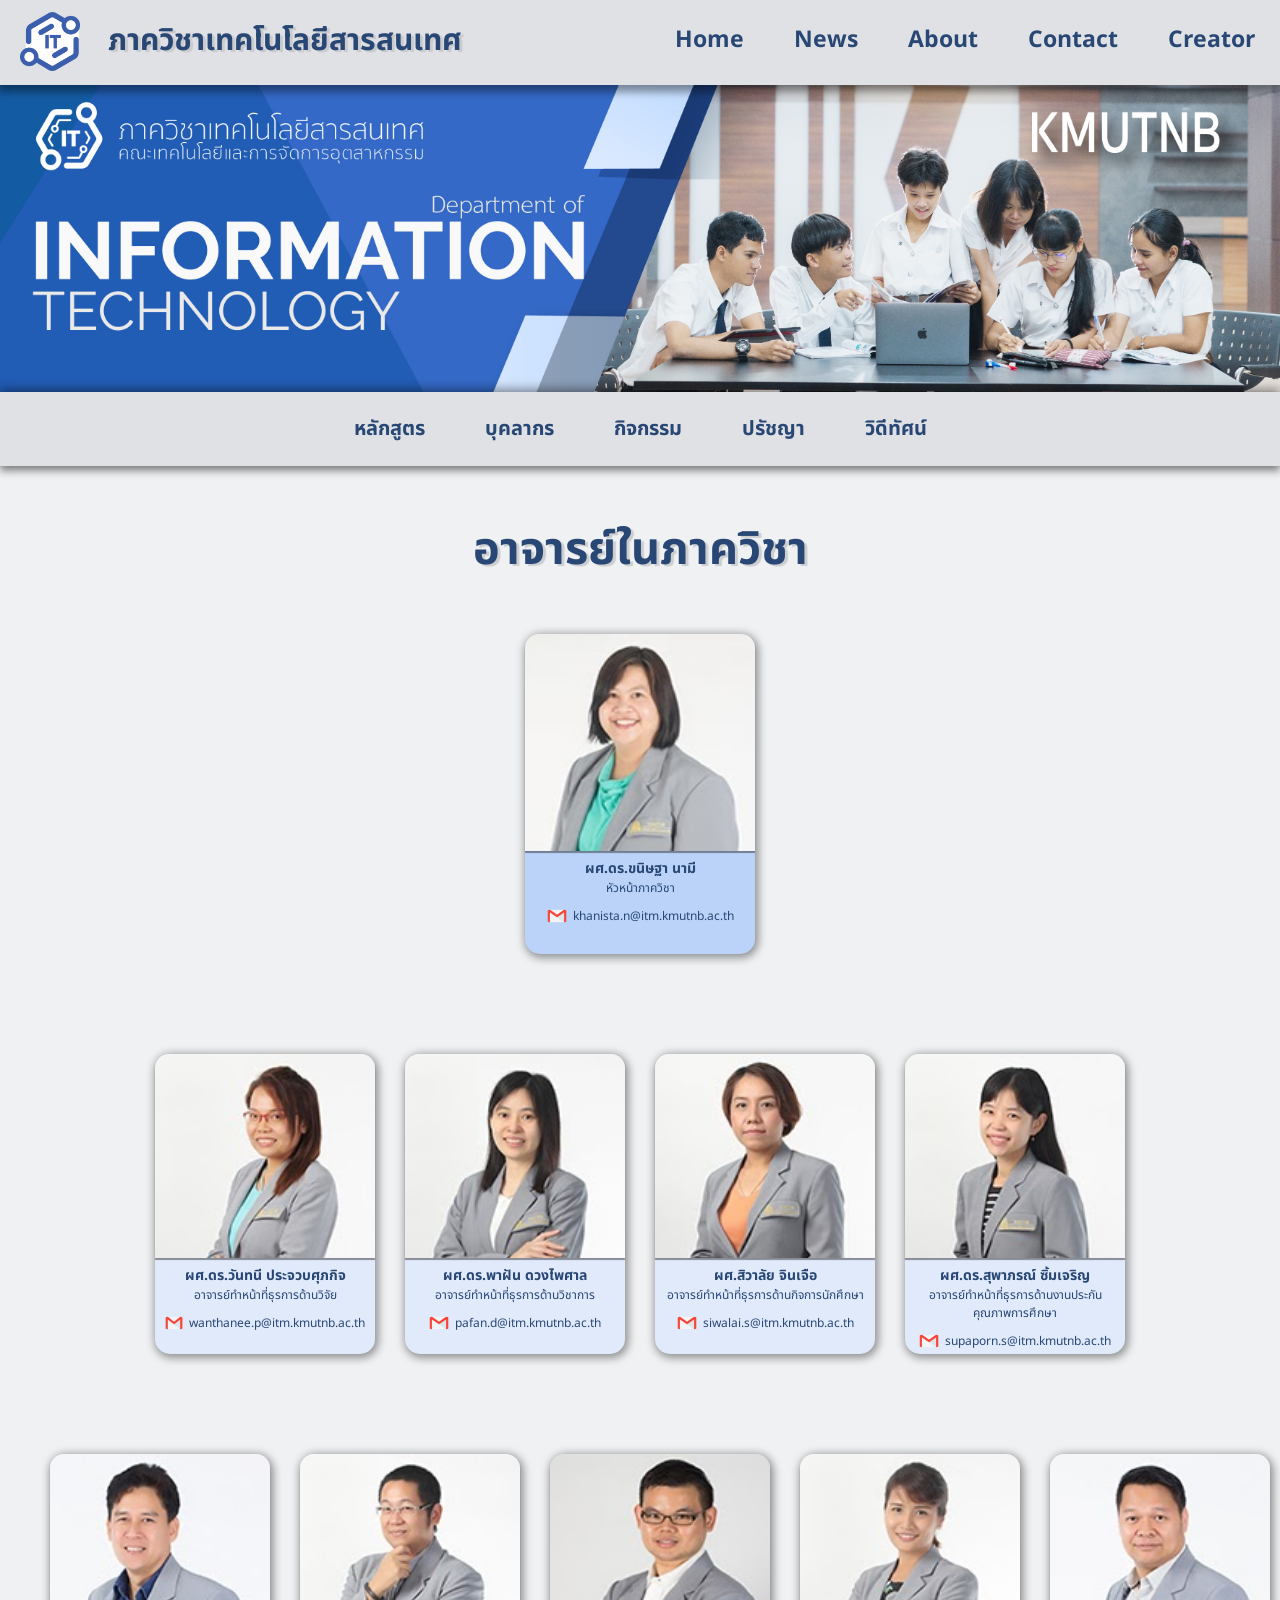
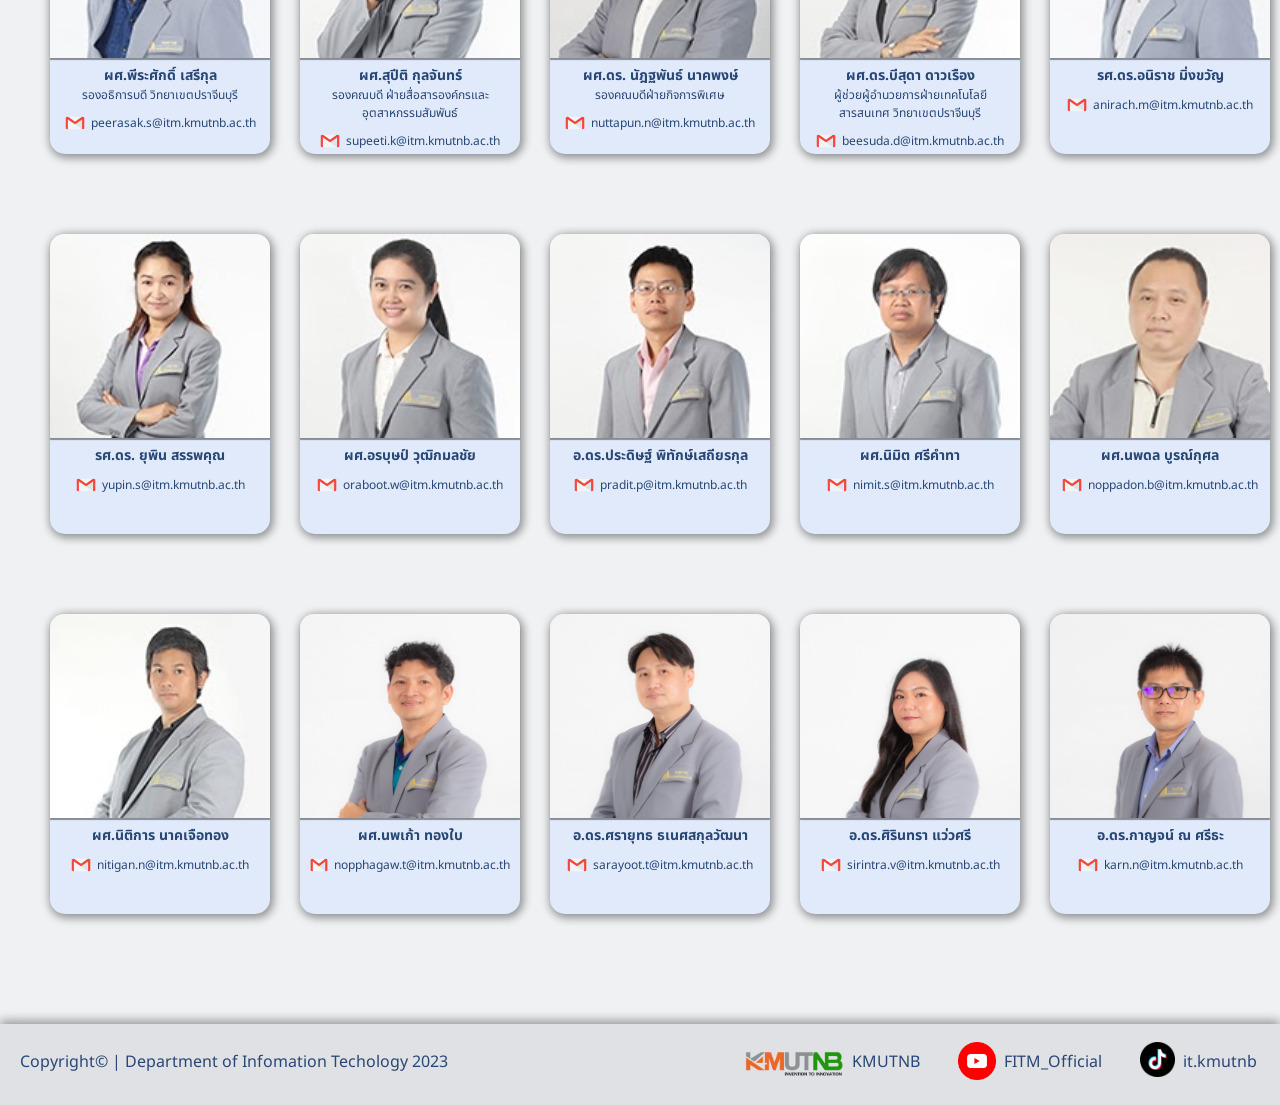
<file: lecturer.html>
<!DOCTYPE html>
<html lang="en">

<head>
    <meta charset="UTF-8">
    <meta name="viewport" content="width=device-width, initial-scale=1.0">
    <link rel="stylesheet" href="https://fonts.googleapis.com/css2?family=Noto+Sans+Thai&display=swap">
    <link rel="stylesheet" href="style/main.css">
    <link rel="stylesheet" href="style/lecturer.css">
    <link rel="shortcut icon" href="images/logo IT white.png" type="image/x-icon">
    <title>อาจารย์ | IT Dept</title>
</head>

<body>
    <header>
        <div class="headbar">
            <div id="logo">
                <a href="index.html"><img src="images/logo IT white.png" alt="logo"></a>
                <a id="text" href="index.html">
                    <h1>ภาควิชาเทคโนโลยีสารสนเทศ</h1>
                </a>
            </div>

            <div id="menu">
                <a href="index.html">Home</a>
                <a href="news.html">News</a>
                <div id="dropMenu">
                    <button id="dropMenu_btn">About</button>
                    <div id="dropMenu_list">
                        <a href="history.html">ประวัติ</a>
                        <a href="symbol.html">สัญลักษณ์</a>
                    </div>
                </div>
                <a href="contact.html">Contact</a>
                <a href="myinfo.html">Creator</a>
            </div>
        </div>

        <div class="bgHeader"></div>

        <div class="navbar">
            <div id="dropNav">
                <button id="dropNav_btn">หลักสูตร</button>
                <div id="dropNav_list">
                    <a href="ITsyllabus.html">IT (4 ปี)</a>
                    <a href="ITIsyllabus.html">ITI (2 ปี)</a>
                    <a href="INEsyllabus.html">INE (4 ปี)</a>
                </div>
            </div>
            <div id="dropNav">
                <button id="dropNav_btn">บุคลากร</button>
                <div id="dropNav_list">
                    <a href="lecturer.html">อาจารย์ในภาควิชา</a>
                    <a href="officer.html">เจ้าหน้าที่ในภาควิชา</a>
                </div>
            </div>
            <a href="activity.html">กิจกรรม</a>
            <a href="philosophy.html">ปรัชญา</a>
            <a href="video.html">วิดีทัศน์</a>
        </div>
    </header>


    <main>
        <div class="lecturer">
            <h1 id="head">อาจารย์ในภาควิชา</h1>
            <div id="list">
                <div id="boss">
                    <div id="box">
                        <img id="picBoss" src="images/lecturer/1.jpg" alt="">
                        <div id="name">
                            <h3>ผศ.ดร.ขนิษฐา นามี</h3>
                            <p>หัวหน้าภาควิชา</p>
                            <div id="mail">
                                <img src="images/icon/mail.png" alt="">
                                <p>khanista.n@itm.kmutnb.ac.th</p>
                            </div>
                        </div>
                    </div>
                </div>

                <div id="sub">
                    <div id="box">
                        <img id="picPeople" src="images/lecturer/2.jpg" alt="">
                        <div id="name">
                            <h3>ผศ.ดร.วันทนี ประจวบศุภกิจ</h3>
                            <p>อาจารย์ทำหน้าที่ธุรการด้านวิจัย</p>
                            <div id="mail">
                                <img src="images/icon/mail.png" alt="">
                                <p>wanthanee.p@itm.kmutnb.ac.th</p>
                            </div>
                        </div>
                    </div>
                    <div id="box">
                        <img id="picPeople" src="images/lecturer/3.jpg" alt="">
                        <div id="name">
                            <h3>ผศ.ดร.พาฝัน ดวงไพศาล</h3>
                            <p>อาจารย์ทำหน้าที่ธุรการด้านวิชาการ</p>
                            <div id="mail">
                                <img src="images/icon/mail.png" alt="">
                                <p>pafan.d@itm.kmutnb.ac.th</p>
                            </div>
                        </div>
                    </div>
                    <div id="box">
                        <img id="picPeople" src="images/lecturer/4.jpg" alt="">
                        <div id="name">
                            <h3>ผศ.สิวาลัย จินเจือ</h3>
                            <p>อาจารย์ทำหน้าที่ธุรการด้านกิจการนักศึกษา</p>
                            <div id="mail">
                                <img src="images/icon/mail.png" alt="">
                                <p>siwalai.s@itm.kmutnb.ac.th</p>
                            </div>
                        </div>
                    </div>
                    <div id="box">
                        <img id="picPeople" src="images/lecturer/5.jpg" alt="">
                        <div id="name">
                            <h3>ผศ.ดร.สุพาภรณ์ ซิ้มเจริญ</h3>
                            <p>อาจารย์ทำหน้าที่ธุรการด้านงานประกันคุณภาพการศึกษา</p>
                            <div id="mail">
                                <img src="images/icon/mail.png" alt="">
                                <p>supaporn.s@itm.kmutnb.ac.th</p>
                            </div>
                        </div>
                    </div>
                </div>

                <div id="lecturer">
                    <div id="box">
                        <img id="picPeople" src="images/lecturer/6.jpg" alt="">
                        <div id="name">
                            <h3>ผศ.พีระศักดิ์ เสรีกุล</h3>
                            <p>รองอธิการบดี วิทยาเขตปราจีนบุรี</p>
                            <div id="mail">
                                <img src="images/icon/mail.png" alt="">
                                <p>peerasak.s@itm.kmutnb.ac.th</p>
                            </div>
                        </div>
                    </div>
                    <div id="box">
                        <img id="picPeople" src="images/lecturer/7.jpg" alt="">
                        <div id="name">
                            <h3>ผศ.สุปีติ กุลจันทร์</h3>
                            <p>รองคณบดี
                                ฝ่ายสื่อสารองค์กรและ
                                อุตสาหกรรมสัมพันธ์</p>
                            <div id="mail">
                                <img src="images/icon/mail.png" alt="">
                                <p>supeeti.k@itm.kmutnb.ac.th</p>
                            </div>
                        </div>
                    </div>
                    <div id="box">
                        <img id="picPeople" src="images/lecturer/8.jpg" alt="">
                        <div id="name">
                            <h3>ผศ.ดร. นัฎฐพันธ์ นาคพงษ์</h3>
                            <p>รองคณบดีฝ่ายกิจการพิเศษ</p>
                            <div id="mail">
                                <img src="images/icon/mail.png" alt="">
                                <p>nuttapun.n@itm.kmutnb.ac.th</p>
                            </div>
                        </div>
                    </div>
                    <div id="box">
                        <img id="picPeople" src="images/lecturer/9.jpg" alt="">
                        <div id="name">
                            <h3>ผศ.ดร.บีสุดา ดาวเรือง</h3>
                            <p>ผู้ช่วยผู้อำนวยการฝ่ายเทคโนโลยีสารสนเทศ วิทยาเขตปราจีนบุรี</p>
                            <div id="mail">
                                <img src="images/icon/mail.png" alt="">
                                <p>beesuda.d@itm.kmutnb.ac.th</p>
                            </div>
                        </div>
                    </div>
                    <div id="box">
                        <img id="picPeople" src="images/lecturer/10.jpg" alt="">
                        <div id="name">
                            <h3>รศ.ดร.อนิราช  มิ่งขวัญ</h3>
                            <p></p>
                            <div id="mail">
                                <img src="images/icon/mail.png" alt="">
                                <p>anirach.m@itm.kmutnb.ac.th</p>
                            </div>
                        </div>
                    </div>
                    <div id="box">
                        <img id="picPeople" src="images/lecturer/11.jpg" alt="">
                        <div id="name">
                            <h3>ผศ.สมชัย เชียงพงศ์พันธุ์</h3>
                            <p></p>
                            <div id="mail">
                                <img src="images/icon/mail.png" alt="">
                                <p>somchai.c@itm.kmutnb.ac.th</p>
                            </div>
                        </div>
                    </div>
                    <div id="box">
                        <img id="picPeople" src="images/lecturer/12.jpg" alt="">
                        <div id="name">
                            <h3>รศ.ดร. ยุพิน สรรพคุณ</h3>
                            <p></p>
                            <div id="mail">
                                <img src="images/icon/mail.png" alt="">
                                <p>yupin.s@itm.kmutnb.ac.th</p>
                            </div>
                        </div>
                    </div>
                    <div id="box">
                        <img id="picPeople" src="images/lecturer/13.jpg" alt="">
                        <div id="name">
                            <h3>ผศ.อรบุษป์ วุฒิกมลชัย</h3>
                            <p></p>
                            <div id="mail">
                                <img src="images/icon/mail.png" alt="">
                                <p>oraboot.w@itm.kmutnb.ac.th</p>
                            </div>
                        </div>
                    </div>
                    <div id="box">
                        <img id="picPeople" src="images/lecturer/14.jpg" alt="">
                        <div id="name">
                            <h3>อ.ดร.ประดิษฐ์ พิทักษ์เสถียรกุล</h3>
                            <p></p>
                            <div id="mail">
                                <img src="images/icon/mail.png" alt="">
                                <p>pradit.p@itm.kmutnb.ac.th</p>
                            </div>
                        </div>
                    </div>
                    <div id="box">
                        <img id="picPeople" src="images/lecturer/15.jpg" alt="">
                        <div id="name">
                            <h3>ผศ.นิมิต ศรีคำทา</h3>
                            <p></p>
                            <div id="mail">
                                <img src="images/icon/mail.png" alt="">
                                <p>nimit.s@itm.kmutnb.ac.th</p>
                            </div>
                        </div>
                    </div>
                    <div id="box">
                        <img id="picPeople" src="images/lecturer/16.jpg" alt="">
                        <div id="name">
                            <h3>ผศ.นพดล บูรณ์กุศล</h3>
                            <p></p>
                            <div id="mail">
                                <img src="images/icon/mail.png" alt="">
                                <p>noppadon.b@itm.kmutnb.ac.th</p>
                            </div>
                        </div>
                    </div>
                    <div id="box">
                        <img id="picPeople" src="images/lecturer/17.jpg" alt="">
                        <div id="name">
                            <h3>อ.ดร.วัชรชัย คงศิริวัฒนา</h3>
                            <p></p>
                            <div id="mail">
                                <img src="images/icon/mail.png" alt="">
                                <p>watcharachai.k@itm.kmutnb.ac.th</p>
                            </div>
                        </div>
                    </div>
                    <div id="box">
                        <img id="picPeople" src="images/lecturer/18.jpg" alt="">
                        <div id="name">
                            <h3>ผศ.นิติการ นาคเจือทอง</h3>
                            <p></p>
                            <div id="mail">
                                <img src="images/icon/mail.png" alt="">
                                <p>nitigan.n@itm.kmutnb.ac.th</p>
                            </div>
                        </div>
                    </div>
                    <div id="box">
                        <img id="picPeople" src="images/lecturer/19.jpg" alt="">
                        <div id="name">
                            <h3>ผศ.นพเก้า ทองใบ</h3>
                            <p></p>
                            <div id="mail">
                                <img src="images/icon/mail.png" alt="">
                                <p>nopphagaw.t@itm.kmutnb.ac.th</p>
                            </div>
                        </div>
                    </div>
                    <div id="box">
                        <img id="picPeople" src="images/lecturer/20.jpg" alt="">
                        <div id="name">
                            <h3>อ.ดร.ศรายุทธ ธเนศสกุลวัฒนา</h3>
                            <p></p>
                            <div id="mail">
                                <img src="images/icon/mail.png" alt="">
                                <p>sarayoot.t@itm.kmutnb.ac.th</p>
                            </div>
                        </div>
                    </div>
                    <div id="box">
                        <img id="picPeople" src="images/lecturer/21.jpg" alt="">
                        <div id="name">
                            <h3>อ.ดร.ศิรินทรา แว่วศรี</h3>
                            <p></p>
                            <div id="mail">
                                <img src="images/icon/mail.png" alt="">
                                <p>sirintra.v@itm.kmutnb.ac.th</p>
                            </div>
                        </div>
                    </div>
                    <div id="box">
                        <img id="picPeople" src="images/lecturer/22.jpg" alt="">
                        <div id="name">
                            <h3>อ.ดร.กาญจน์ ณ ศรีธะ</h3>
                            <p></p>
                            <div id="mail">
                                <img src="images/icon/mail.png" alt="">
                                <p>karn.n@itm.kmutnb.ac.th</p>
                            </div>
                        </div>
                    </div>
                </div>

            </div>
        </div>
    </main>


    <footer>
        <p>Copyright&copy; | Department of Infomation Techology 2023</p>
        <div class="link">
            <div id="kmutnb">
                <a href="https://www.kmutnb.ac.th/"><img src="images/logo kmutnb final.png" alt="kmutnb"></a>
                <a id="text" href="https://www.kmutnb.ac.th/">KMUTNB</a>
            </div>
            <div id="youtube">
                <a href="https://www.youtube.com/channel/UCkiWBq0aVRQe50C42IOx1Xw"><img src="images/icon/youtube.png"
                        alt="youtube"></a>
                <a id="text" href="https://www.youtube.com/channel/UCkiWBq0aVRQe50C42IOx1Xw">FITM_Official</a>
            </div>
            <div id="tiktok">
                <a href="https://www.tiktok.com/@it.kmutnb"><img src="images/icon/tiktok.png" alt="tiktok"></a>
                <a id="text" href="https://www.tiktok.com/@it.kmutnb">it.kmutnb</a>
            </div>
        </div>
    </footer>

</body>

<script src="script/main.js"></script>

</html>
</file>
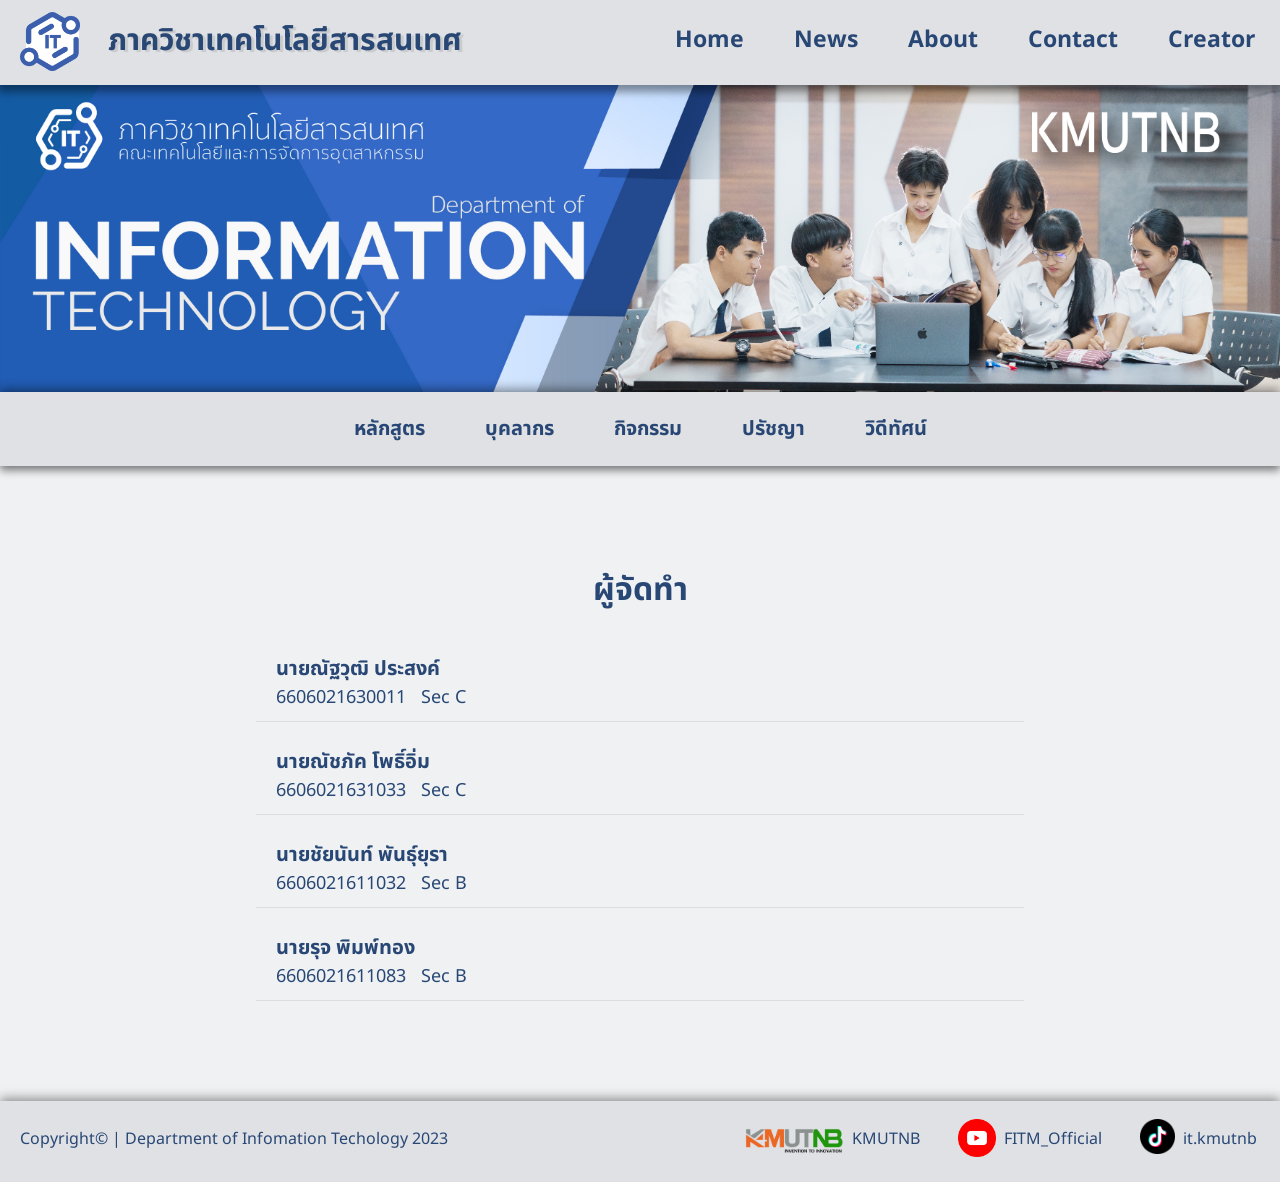
<file: myinfo.html>
<!DOCTYPE html>
<html lang="en">

<head>
    <meta charset="UTF-8">
    <meta name="viewport" content="width=device-width, initial-scale=1.0">
    <link rel="stylesheet" href="https://fonts.googleapis.com/css2?family=Noto+Sans+Thai&display=swap">
    <link rel="stylesheet" href="style/main.css">
    <link rel="stylesheet" href="style/myinfo.css">
    <link rel="shortcut icon" href="images/logo IT white.png" type="image/x-icon">
    <title>ผู้จัดทำ | IT Dept</title>
</head>

<body>
    <header>
        <div class="headbar">
            <div id="logo">
                <a href="index.html"><img src="images/logo IT white.png" alt="logo"></a>
                <a id="text" href="index.html">
                    <h1>ภาควิชาเทคโนโลยีสารสนเทศ</h1>
                </a>
            </div>

            <div id="menu">
                <a href="index.html">Home</a>
                <a href="news.html">News</a>
                <div id="dropMenu">
                    <button id="dropMenu_btn">About</button>
                    <div id="dropMenu_list">
                        <a href="history.html">ประวัติ</a>
                        <a href="symbol.html">สัญลักษณ์</a>
                    </div>
                </div>
                <a href="contact.html">Contact</a>
                <a href="myinfo.html">Creator</a>
            </div>
        </div>

        <div class="bgHeader"></div>

        <div class="navbar">
            <div id="dropNav">
                <button id="dropNav_btn">หลักสูตร</button>
                <div id="dropNav_list">
                    <a href="ITsyllabus.html">IT (4 ปี)</a>
                    <a href="ITIsyllabus.html">ITI (2 ปี)</a>
                    <a href="INEsyllabus.html">INE (4 ปี)</a>
                </div>
            </div>
            <div id="dropNav">
                <button id="dropNav_btn">บุคลากร</button>
                <div id="dropNav_list">
                    <a href="lecturer.html">อาจารย์ในภาควิชา</a>
                    <a href="officer.html">เจ้าหน้าที่ในภาควิชา</a>
                </div>
            </div>
            <a href="activity.html">กิจกรรม</a>
            <a href="philosophy.html">ปรัชญา</a>
            <a href="video.html">วิดีทัศน์</a>
        </div>
    </header>


    <main>
        <div class="Creator">
            <h1>ผู้จัดทำ</h1>

            <div class="name-list">
                <p>
                    <b>นายณัฐวุฒิ ประสงค์</b><br>
                    6606021630011 &nbsp; Sec C
                </p>

                <p>
                    <b>นายณัชภัค โพธิ์อิ่ม</b><br>
                    6606021631033 &nbsp; Sec C
                </p>

                <p>
                    <b>นายชัยนันท์ พันธุ์ยุรา</b><br>
                    6606021611032 &nbsp; Sec B
                </p>

                <p>
                    <b>นายรุจ พิมพ์ทอง</b><br>
                    6606021611083 &nbsp; Sec B
                </p>
            </div>
        </div>
    </main>


    <footer>
        <p>Copyright&copy; | Department of Infomation Techology 2023</p>
        <div class="link">
            <div id="kmutnb">
                <a href="https://www.kmutnb.ac.th/"><img src="images/logo kmutnb final.png" alt="kmutnb"></a>
                <a id="text" href="https://www.kmutnb.ac.th/">KMUTNB</a>
            </div>
            <div id="youtube">
                <a href="https://www.youtube.com/channel/UCkiWBq0aVRQe50C42IOx1Xw"><img src="images/icon/youtube.png"
                        alt="youtube"></a>
                <a id="text" href="https://www.youtube.com/channel/UCkiWBq0aVRQe50C42IOx1Xw">FITM_Official</a>
            </div>
            <div id="tiktok">
                <a href="https://www.tiktok.com/@it.kmutnb"><img src="images/icon/tiktok.png" alt="tiktok"></a>
                <a id="text" href="https://www.tiktok.com/@it.kmutnb">it.kmutnb</a>
            </div>
        </div>
    </footer>

</body>

<script src="script/main.js"></script>

</html>
</file>
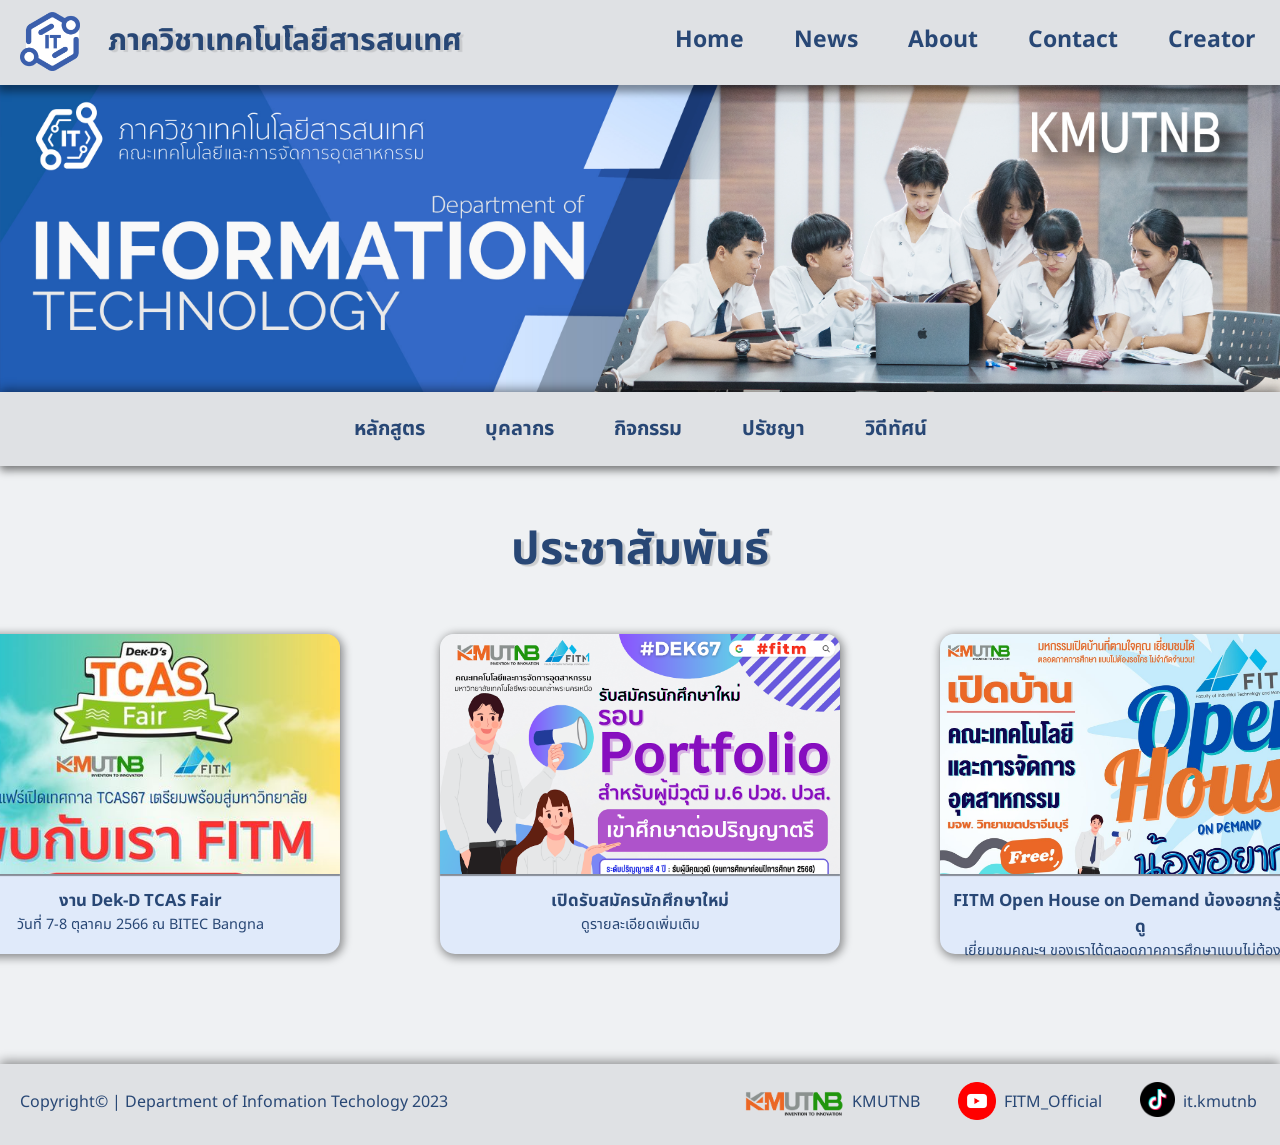
<file: news.html>
<!DOCTYPE html>
<html lang="en">

<head>
    <meta charset="UTF-8">
    <meta name="viewport" content="width=device-width, initial-scale=1.0">
    <link rel="stylesheet" href="https://fonts.googleapis.com/css2?family=Noto+Sans+Thai&display=swap">
    <link rel="stylesheet" href="style/main.css">
    <link rel="stylesheet" href="style/news.css">
    <link rel="shortcut icon" href="images/logo IT white.png" type="image/x-icon">
    <title>ประชาสัมพันธ์ | IT Dept</title>
</head>

<body>
    <header>
        <div class="headbar">
            <div id="logo">
                <a href="index.html"><img src="images/logo IT white.png" alt="logo"></a>
                <a id="text" href="index.html"><h1>ภาควิชาเทคโนโลยีสารสนเทศ</h1></a>
            </div>

            <div id="menu">
                <a href="index.html">Home</a>
                <a href="news.html">News</a>
                <div id="dropMenu">
                    <button id="dropMenu_btn">About</button>
                    <div id="dropMenu_list">
                        <a href="history.html">ประวัติ</a>
                        <a href="symbol.html">สัญลักษณ์</a>
                    </div>
                </div>
                <a href="contact.html">Contact</a>
                <a href="myinfo.html">Creator</a>
            </div>
        </div>

        <div class="bgHeader"></div>

        <div class="navbar">
            <div id="dropNav">
                <button id="dropNav_btn">หลักสูตร</button>
                <div id="dropNav_list">
                    <a href="ITsyllabus.html">IT (4 ปี)</a>
                    <a href="ITIsyllabus.html">ITI (2 ปี)</a>
                    <a href="INEsyllabus.html">INE (4 ปี)</a>
                </div>
            </div>
            <div id="dropNav">
                <button id="dropNav_btn">บุคลากร</button>
                <div id="dropNav_list">
                    <a href="lecturer.html">อาจารย์ในภาควิชา</a>
                    <a href="officer.html">เจ้าหน้าที่ในภาควิชา</a>
                </div>
            </div>
            <a href="activity.html">กิจกรรม</a>
            <a href="philosophy.html">ปรัชญา</a>
            <a href="video.html">วิดีทัศน์</a>
        </div>
    </header>


    <main>
        <div class="news">
            <h1 id="head">ประชาสัมพันธ์</h1>
            <div id="list">
                <a href="https://www.facebook.com/FITM.KMUTNB/posts/pfbid022Wpj1unLL8uuhnyTZSqbZ4cyb9AirvALwBv5SRGGRhRiV9kYW4ZGawcB7WT33t6vl" id="box">
                    <img id="pic" src="images/news/tcasFair.jpg" alt="">
                    <div id="text">
                        <h3>งาน Dek-D TCAS Fair</h3>
                        <p>วันที่ 7-8 ตุลาคม 2566 ณ BITEC Bangna</p>
                    </div>
                </a>
                <a href="https://sites.google.com/fitm.kmutnb.ac.th/fitmopenhouse/apply-now/%E0%B9%80%E0%B8%9B%E0%B8%94%E0%B8%A3%E0%B8%9A%E0%B8%95%E0%B8%AD%E0%B8%99%E0%B8%99" id="box">
                    <img id="pic" src="images/news/preTcas.png" alt="">
                    <div id="text">
                        <h3>เปิดรับสมัครนักศึกษาใหม่</h3>
                        <p>ดูรายละเอียดเพิ่มเติม</p>
                    </div>
                </a>
                <a href="https://www.facebook.com/FITM.KMUTNB/posts/pfbid0299a659MSpNQbkmS5PZq6vhFgVrm6Wgbdb26MNERFDkVRbFa4z7pYMKqa28XdCq65l" id="box">
                    <img id="pic" src="images/news/openhouse.jpg" alt="">
                    <div id="text">
                        <h3>FITM Open House on Demand น้องอยากรู้...พี่พาดู</h3>
                        <p>เยี่ยมชมคณะฯ ของเราได้ตลอดภาคการศึกษาแบบไม่ต้องรอใคร</p>
                    </div>
                </a>
            </div>
        </div>
    </main>


    <footer>
        <p>Copyright&copy; | Department of Infomation Techology 2023</p>
        <div class="link">
            <div id="kmutnb">
                <a href="https://www.kmutnb.ac.th/"><img src="images/logo kmutnb final.png" alt="kmutnb"></a>
                <a id="text" href="https://www.kmutnb.ac.th/">KMUTNB</a>
            </div>
            <div id="youtube">
                <a href="https://www.youtube.com/channel/UCkiWBq0aVRQe50C42IOx1Xw"><img src="images/icon/youtube.png"
                        alt="youtube"></a>
                <a id="text" href="https://www.youtube.com/channel/UCkiWBq0aVRQe50C42IOx1Xw">FITM_Official</a>
            </div>
            <div id="tiktok">
                <a href="https://www.tiktok.com/@it.kmutnb"><img src="images/icon/tiktok.png" alt="tiktok"></a>
                <a id="text" href="https://www.tiktok.com/@it.kmutnb">it.kmutnb</a>
            </div>
        </div>
    </footer>

</body>

<script src="script/main.js"></script>

</html>
</file>
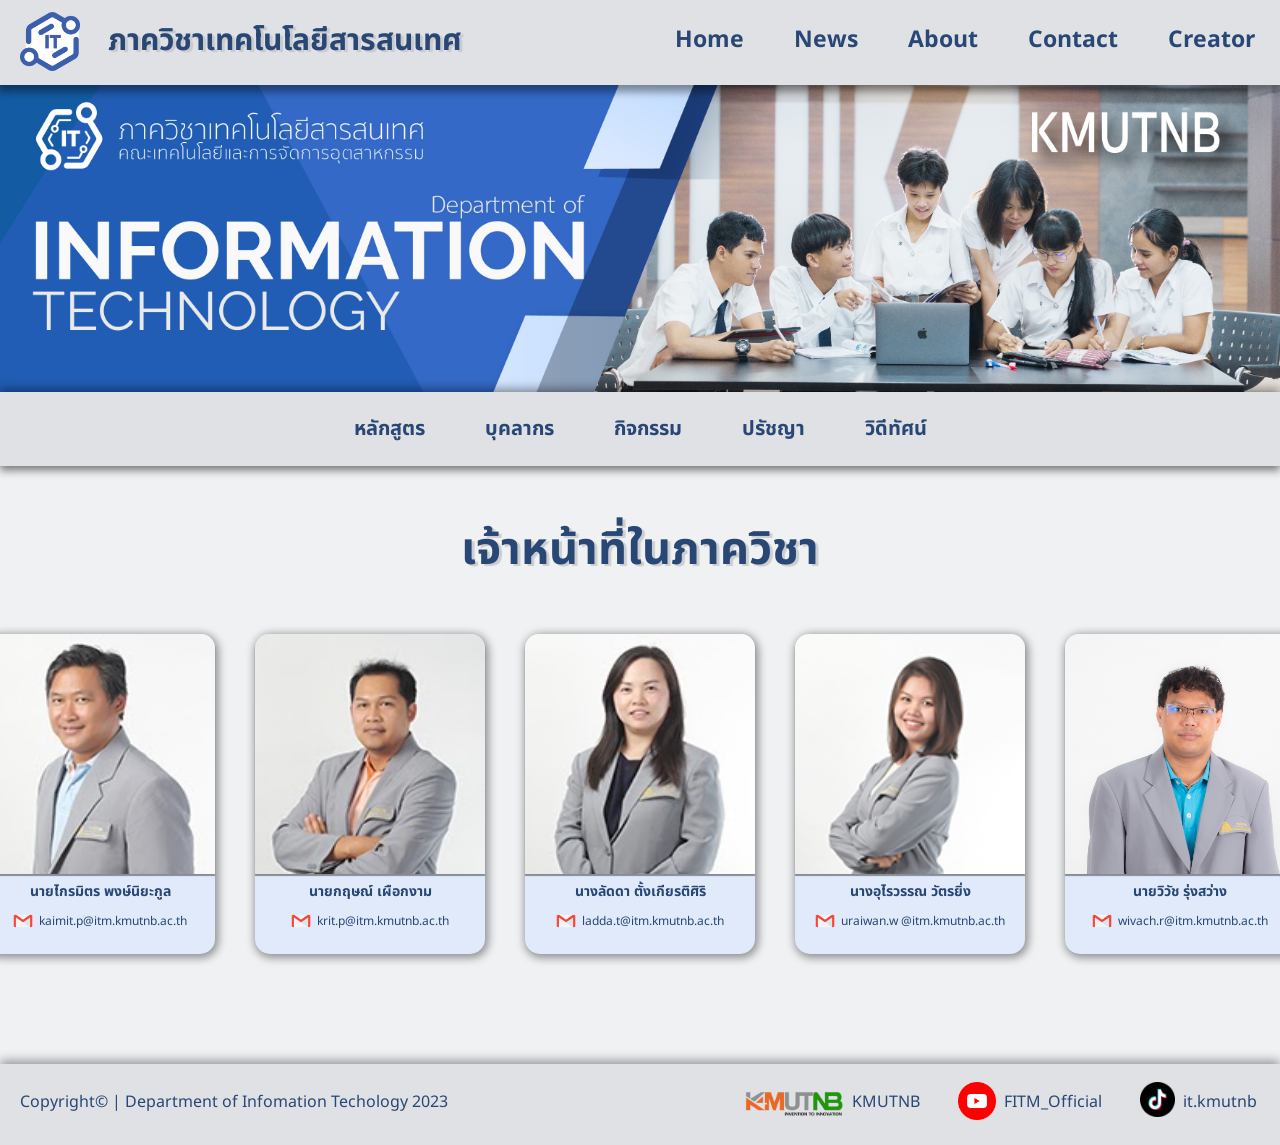
<file: officer.html>
<!DOCTYPE html>
<html lang="en">

<head>
    <meta charset="UTF-8">
    <meta name="viewport" content="width=device-width, initial-scale=1.0">
    <link rel="stylesheet" href="https://fonts.googleapis.com/css2?family=Noto+Sans+Thai&display=swap">
    <link rel="stylesheet" href="style/main.css">
    <link rel="stylesheet" href="style/officer.css">
    <link rel="shortcut icon" href="images/logo IT white.png" type="image/x-icon">
    <title>เจ้าหน้าที่ | IT Dept</title>
</head>

<body>
    <header>
        <div class="headbar">
            <div id="logo">
                <a href="index.html"><img src="images/logo IT white.png" alt="logo"></a>
                <a id="text" href="index.html">
                    <h1>ภาควิชาเทคโนโลยีสารสนเทศ</h1>
                </a>
            </div>

            <div id="menu">
                <a href="index.html">Home</a>
                <a href="news.html">News</a>
                <div id="dropMenu">
                    <button id="dropMenu_btn">About</button>
                    <div id="dropMenu_list">
                        <a href="history.html">ประวัติ</a>
                        <a href="symbol.html">สัญลักษณ์</a>
                    </div>
                </div>
                <a href="contact.html">Contact</a>
                <a href="myinfo.html">Creator</a>
            </div>
        </div>

        <div class="bgHeader"></div>

        <div class="navbar">
            <div id="dropNav">
                <button id="dropNav_btn">หลักสูตร</button>
                <div id="dropNav_list">
                    <a href="ITsyllabus.html">IT (4 ปี)</a>
                    <a href="ITIsyllabus.html">ITI (2 ปี)</a>
                    <a href="INEsyllabus.html">INE (4 ปี)</a>
                </div>
            </div>
            <div id="dropNav">
                <button id="dropNav_btn">บุคลากร</button>
                <div id="dropNav_list">
                    <a href="lecturer.html">อาจารย์ในภาควิชา</a>
                    <a href="officer.html">เจ้าหน้าที่ในภาควิชา</a>
                </div>
            </div>
            <a href="activity.html">กิจกรรม</a>
            <a href="philosophy.html">ปรัชญา</a>
            <a href="video.html">วิดีทัศน์</a>
        </div>
    </header>


    <main>
        <div class="officer">
            <h1 id="head">เจ้าหน้าที่ในภาควิชา</h1>
            <div id="list">
                <div id="box">
                    <img id="picOfficer" src="images/officer/1.jpg" alt="">
                    <div id="name">
                        <h3>นายไกรมิตร พงษ์นิยะกูล</h3>
                        <div id="mail">
                            <img src="images/icon/mail.png" alt="">
                            <p>kaimit.p@itm.kmutnb.ac.th</p>
                        </div>
                    </div>
                </div>
                <div id="box">
                    <img id="picOfficer" src="images/officer/2.jpg" alt="">
                    <div id="name">
                        <h3>นายกฤษณ์ เผือกงาม</h3>
                        <div id="mail">
                            <img src="images/icon/mail.png" alt="">
                            <p>krit.p@itm.kmutnb.ac.th</p>
                        </div>
                    </div>
                </div>
                <div id="box">
                    <img id="picOfficer" src="images/officer/3.jpg" alt="">
                    <div id="name">
                        <h3>นางลัดดา ตั้งเกียรติศิริ</h3>
                        <div id="mail">
                            <img src="images/icon/mail.png" alt="">
                            <p>ladda.t@itm.kmutnb.ac.th</p>
                        </div>
                    </div>
                </div>
                <div id="box">
                    <img id="picOfficer" src="images/officer/4.jpg" alt="">
                    <div id="name">
                        <h3>นางอุไรวรรณ วัตรยิ่ง</h3>
                        <div id="mail">
                            <img src="images/icon/mail.png" alt="">
                            <p>uraiwan.w
                                @itm.kmutnb.ac.th</p>
                        </div>
                    </div>
                </div>
                <div id="box">
                    <img id="picOfficer" src="images/officer/5.jpg" alt="">
                    <div id="name">
                        <h3>นายวิวัช รุ่งสว่าง</h3>
                        <div id="mail">
                            <img src="images/icon/mail.png" alt="">
                            <p>wivach.r@itm.kmutnb.ac.th</p>
                        </div>
                    </div>
                </div>
            </div>
        </div>
    </main>


    <footer>
        <p>Copyright&copy; | Department of Infomation Techology 2023</p>
        <div class="link">
            <div id="kmutnb">
                <a href="https://www.kmutnb.ac.th/"><img src="images/logo kmutnb final.png" alt="kmutnb"></a>
                <a id="text" href="https://www.kmutnb.ac.th/">KMUTNB</a>
            </div>
            <div id="youtube">
                <a href="https://www.youtube.com/channel/UCkiWBq0aVRQe50C42IOx1Xw"><img src="images/icon/youtube.png"
                        alt="youtube"></a>
                <a id="text" href="https://www.youtube.com/channel/UCkiWBq0aVRQe50C42IOx1Xw">FITM_Official</a>
            </div>
            <div id="tiktok">
                <a href="https://www.tiktok.com/@it.kmutnb"><img src="images/icon/tiktok.png" alt="tiktok"></a>
                <a id="text" href="https://www.tiktok.com/@it.kmutnb">it.kmutnb</a>
            </div>
        </div>
    </footer>

</body>

<script src="script/main.js"></script>

</html>
</file>
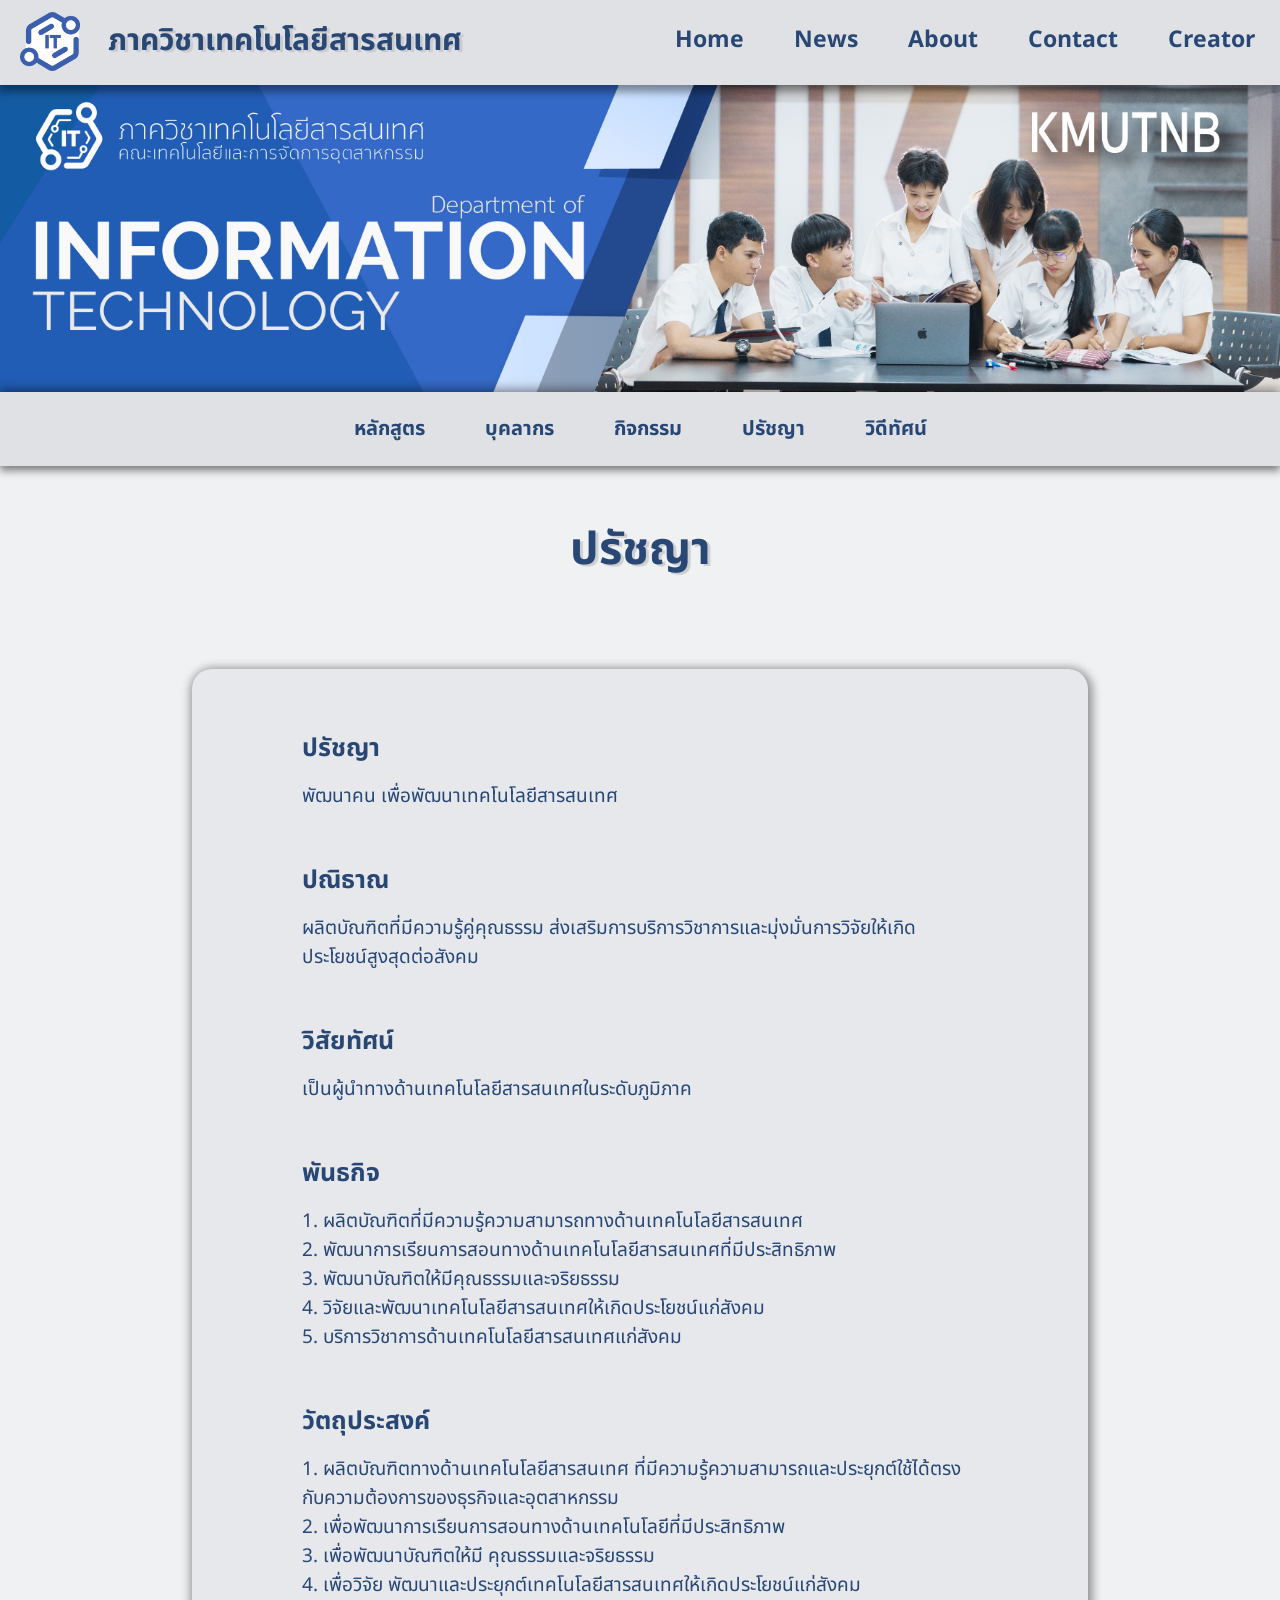
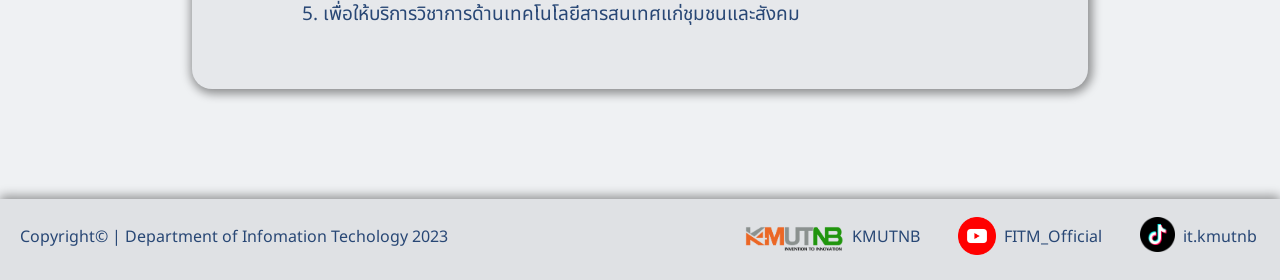
<file: philosophy.html>
<!DOCTYPE html>
<html lang="en">

<head>
    <meta charset="UTF-8">
    <meta name="viewport" content="width=device-width, initial-scale=1.0">
    <link rel="stylesheet" href="https://fonts.googleapis.com/css2?family=Noto+Sans+Thai&display=swap">
    <link rel="stylesheet" href="style/main.css">
    <link rel="stylesheet" href="style/philosophy.css">
    <link rel="shortcut icon" href="images/logo IT white.png" type="image/x-icon">
    <title>ปรัชญา | IT Dept</title>
</head>

<body>
    <header>
        <div class="headbar">
            <div id="logo">
                <a href="index.html"><img src="images/logo IT white.png" alt="logo"></a>
                <a id="text" href="index.html">
                    <h1>ภาควิชาเทคโนโลยีสารสนเทศ</h1>
                </a>
            </div>

            <div id="menu">
                <a href="index.html">Home</a>
                <a href="news.html">News</a>
                <div id="dropMenu">
                    <button id="dropMenu_btn">About</button>
                    <div id="dropMenu_list">
                        <a href="history.html">ประวัติ</a>
                        <a href="symbol.html">สัญลักษณ์</a>
                    </div>
                </div>
                <a href="contact.html">Contact</a>
                <a href="myinfo.html">Creator</a>
            </div>
        </div>

        <div class="bgHeader"></div>

        <div class="navbar">
            <div id="dropNav">
                <button id="dropNav_btn">หลักสูตร</button>
                <div id="dropNav_list">
                    <a href="ITsyllabus.html">IT (4 ปี)</a>
                    <a href="ITIsyllabus.html">ITI (2 ปี)</a>
                    <a href="INEsyllabus.html">INE (4 ปี)</a>
                </div>
            </div>
            <div id="dropNav">
                <button id="dropNav_btn">บุคลากร</button>
                <div id="dropNav_list">
                    <a href="lecturer.html">อาจารย์ในภาควิชา</a>
                    <a href="officer.html">เจ้าหน้าที่ในภาควิชา</a>
                </div>
            </div>
            <a href="activity.html">กิจกรรม</a>
            <a href="philosophy.html">ปรัชญา</a>
            <a href="video.html">วิดีทัศน์</a>
        </div>
    </header>


    <main>
        <div class="philosophy">
            <h1 id="head">ปรัชญา</h1>
            <div class="container">
                <div id="philosophy">
                    <h2>ปรัชญา</h2>
                    <p>พัฒนาคน เพื่อพัฒนาเทคโนโลยีสารสนเทศ</p>
                </div>
                <div id="resolution">
                    <h2>ปณิธาณ</h2>
                    <p>ผลิตบัณฑิตที่มีความรู้คู่คุณธรรม
                        ส่งเสริมการบริการวิชาการและมุ่งมั่นการวิจัยให้เกิดประโยชน์สูงสุดต่อสังคม</p>
                </div>
                <div id="vision">
                    <h2>วิสัยทัศน์</h2>
                    <p>เป็นผู้นำทางด้านเทคโนโลยีสารสนเทศในระดับภูมิภาค</p>
                </div>
                <div id="mission">
                    <h2>พันธกิจ</h2>
                    <p>1. ผลิตบัณฑิตที่มีความรู้ความสามารถทางด้านเทคโนโลยีสารสนเทศ<br>
                        2. พัฒนาการเรียนการสอนทางด้านเทคโนโลยีสารสนเทศที่มีประสิทธิภาพ<br>
                        3. พัฒนาบัณฑิตให้มีคุณธรรมและจริยธรรม<br>
                        4. วิจัยและพัฒนาเทคโนโลยีสารสนเทศให้เกิดประโยชน์แก่สังคม<br>
                        5. บริการวิชาการด้านเทคโนโลยีสารสนเทศแก่สังคม</p>
                </div>
                <div id="objective">
                    <h2>วัตถุประสงค์</h2>
                    <p>1. ผลิตบัณฑิตทางด้านเทคโนโลยีสารสนเทศ
                        ที่มีความรู้ความสามารถและประยุกต์ใช้ได้ตรงกับความต้องการของธุรกิจและอุตสาหกรรม<br>
                        2. เพื่อพัฒนาการเรียนการสอนทางด้านเทคโนโลยีที่มีประสิทธิภาพ<br>
                        3. เพื่อพัฒนาบัณฑิตให้มี คุณธรรมและจริยธรรม<br>
                        4. เพื่อวิจัย พัฒนาและประยุกต์เทคโนโลยีสารสนเทศให้เกิดประโยชน์แก่สังคม<br>
                        5. เพื่อให้บริการวิชาการด้านเทคโนโลยีสารสนเทศแก่ชุมชนและสังคม</p>
                </div>
            </div>
        </div>
    </main>


    <footer>
        <p>Copyright&copy; | Department of Infomation Techology 2023</p>
        <div class="link">
            <div id="kmutnb">
                <a href="https://www.kmutnb.ac.th/"><img src="images/logo kmutnb final.png" alt="kmutnb"></a>
                <a id="text" href="https://www.kmutnb.ac.th/">KMUTNB</a>
            </div>
            <div id="youtube">
                <a href="https://www.youtube.com/channel/UCkiWBq0aVRQe50C42IOx1Xw"><img src="images/icon/youtube.png"
                        alt="youtube"></a>
                <a id="text" href="https://www.youtube.com/channel/UCkiWBq0aVRQe50C42IOx1Xw">FITM_Official</a>
            </div>
            <div id="tiktok">
                <a href="https://www.tiktok.com/@it.kmutnb"><img src="images/icon/tiktok.png" alt="tiktok"></a>
                <a id="text" href="https://www.tiktok.com/@it.kmutnb">it.kmutnb</a>
            </div>
        </div>
    </footer>

</body>

<script src="script/main.js"></script>

</html>
</file>
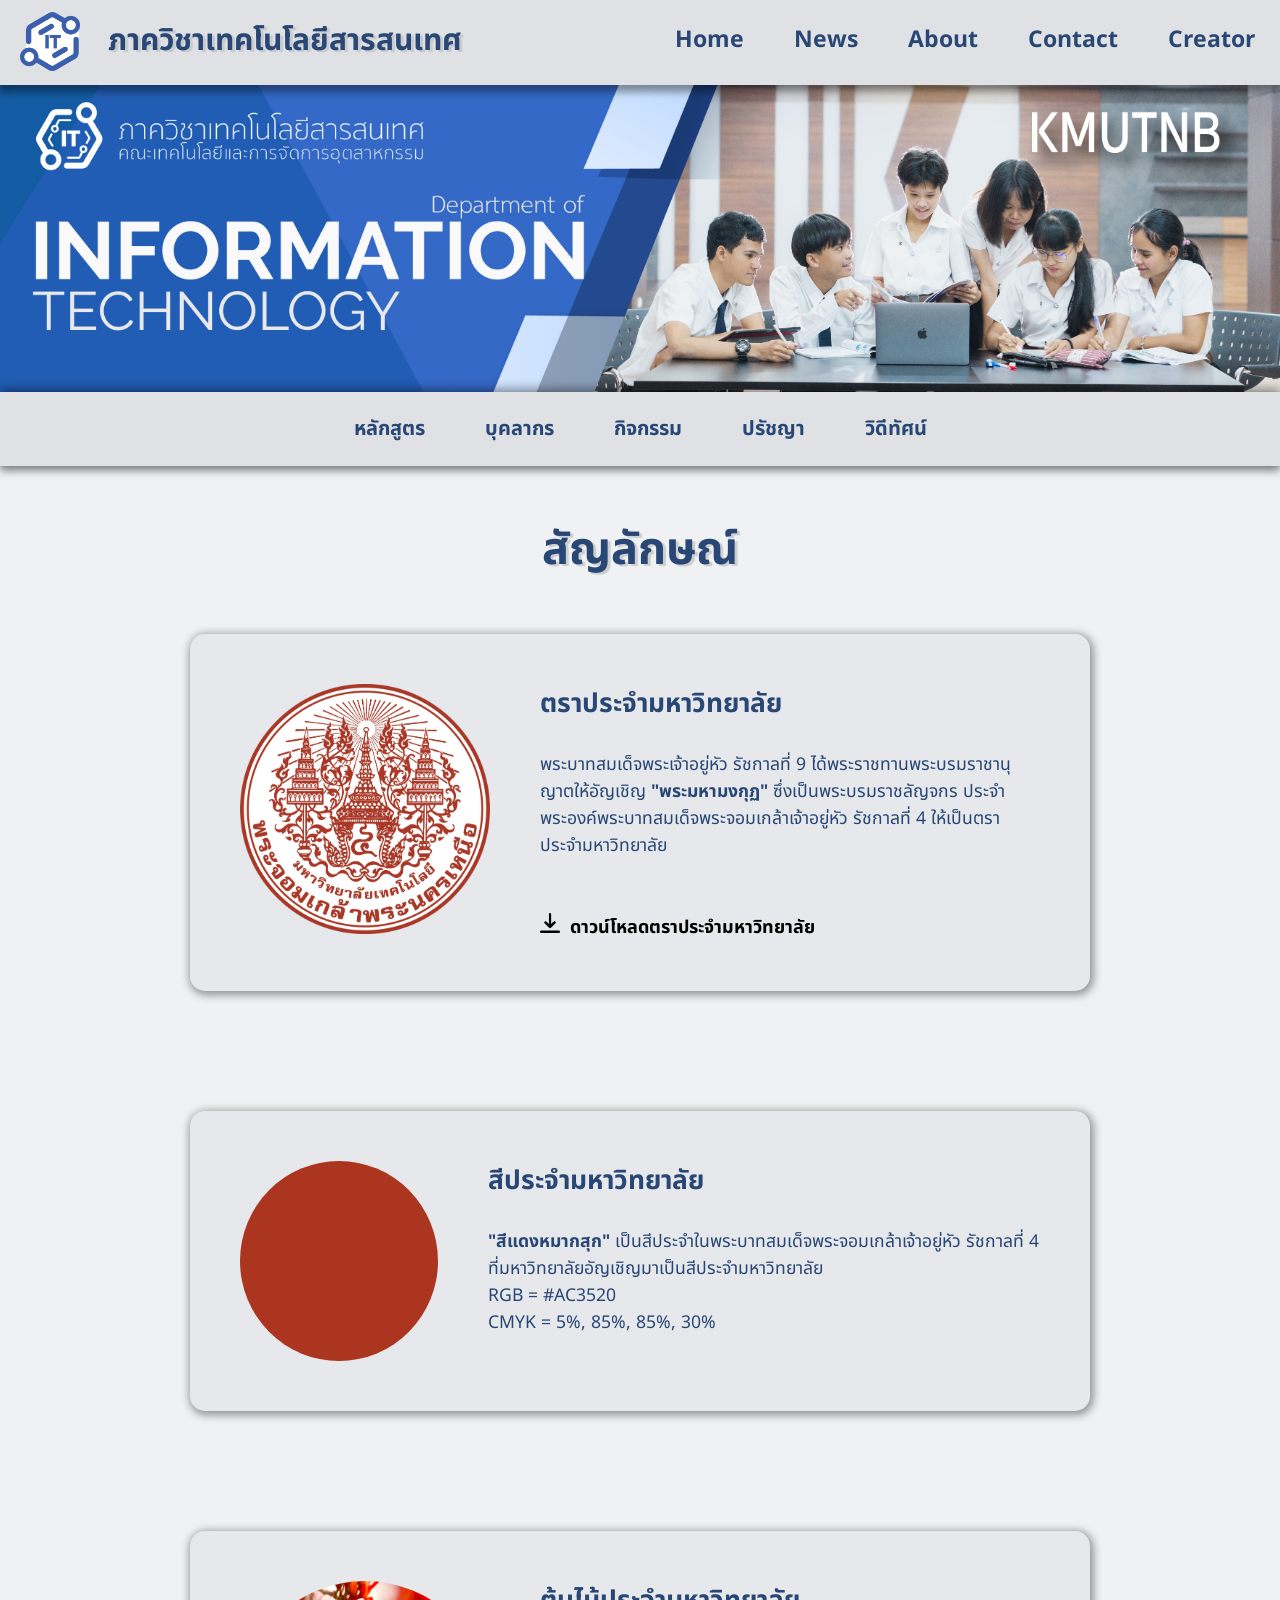
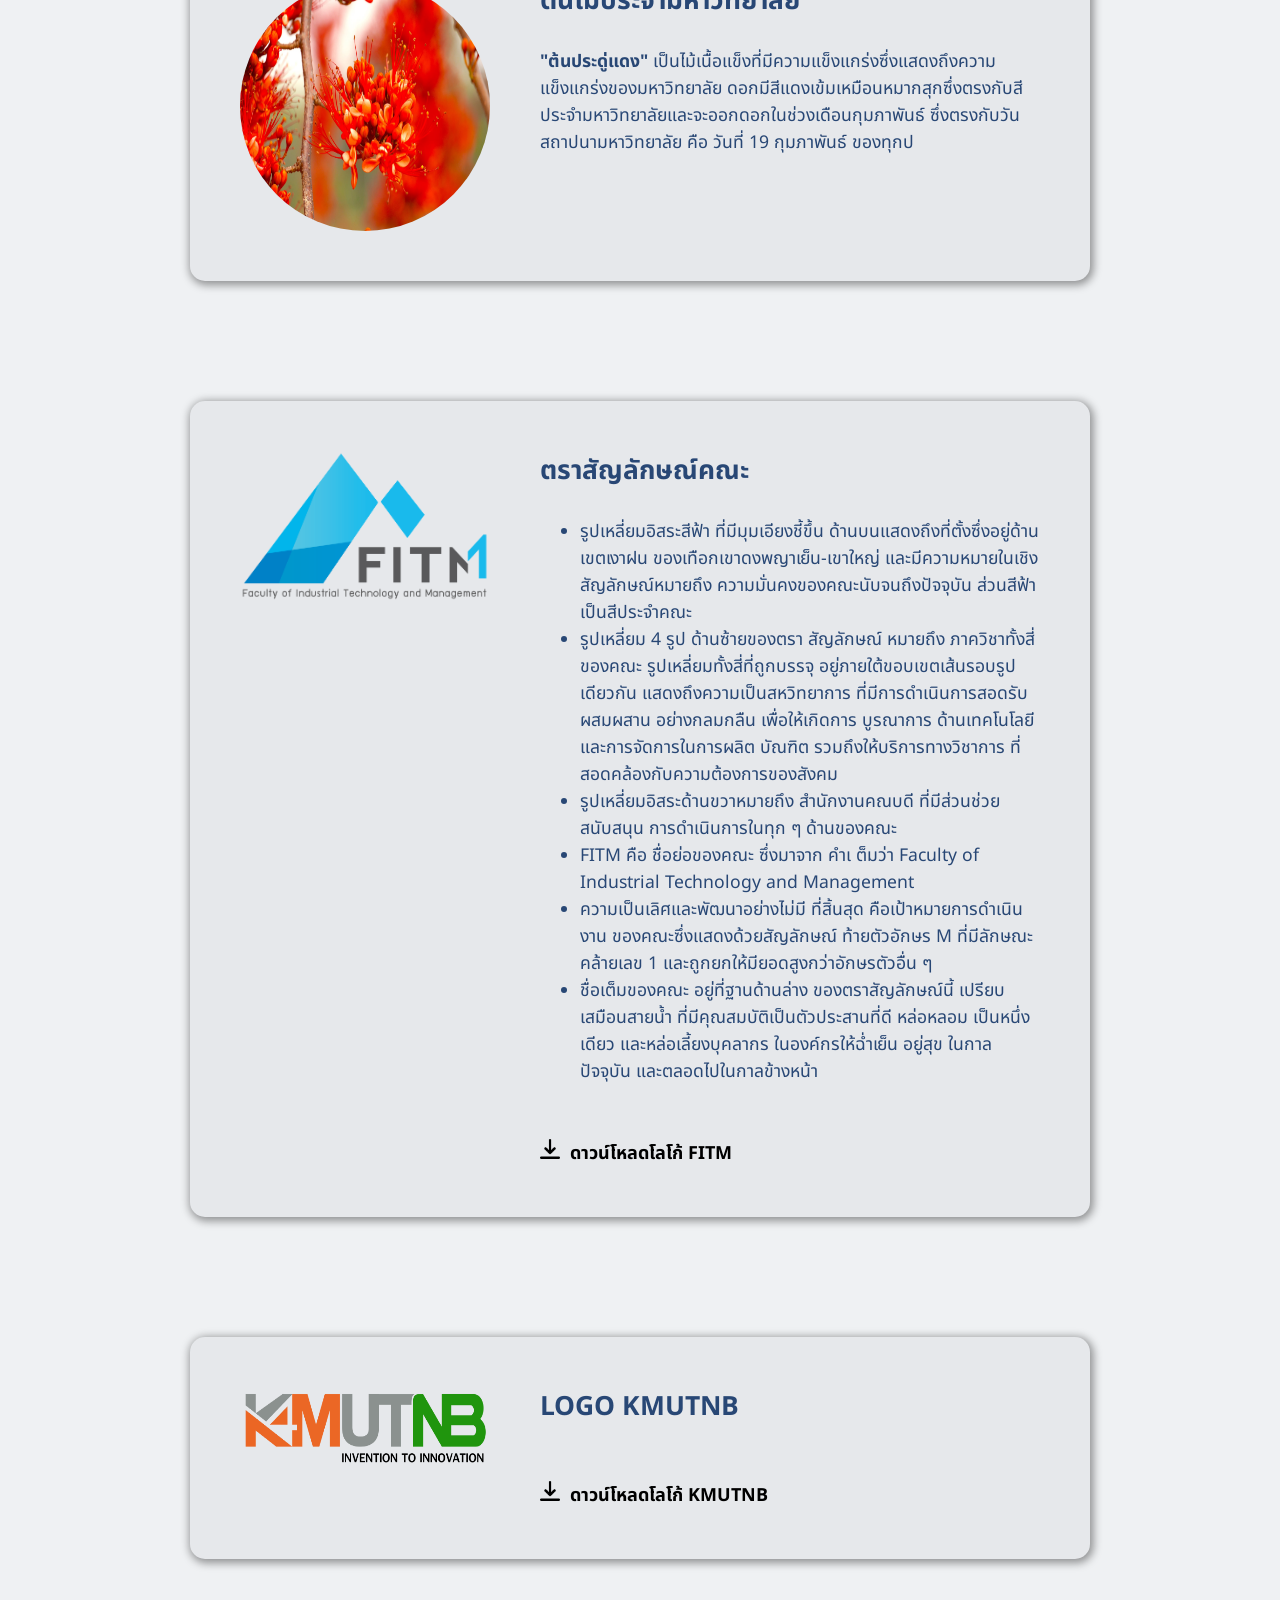
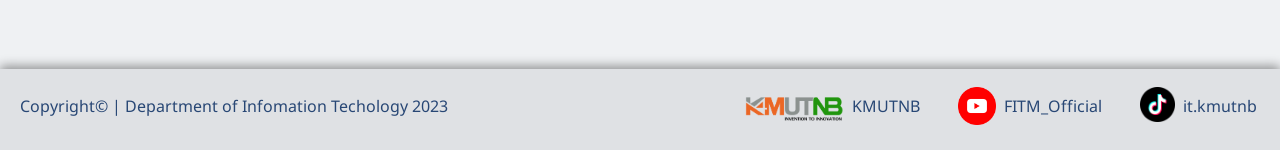
<file: symbol.html>
<!DOCTYPE html>
<html lang="en">

<head>
    <meta charset="UTF-8">
    <meta name="viewport" content="width=device-width, initial-scale=1.0">
    <link rel="stylesheet" href="https://fonts.googleapis.com/css2?family=Noto+Sans+Thai&display=swap">
    <link rel="stylesheet" href="style/main.css">
    <link rel="stylesheet" href="style/symbol.css">
    <link rel="shortcut icon" href="images/logo IT white.png" type="image/x-icon">
    <title>สัญลักษณ์ | IT Dept</title>
</head>

<body>
    <header>
        <div class="headbar">
            <div id="logo">
                <a href="index.html"><img src="images/logo IT white.png" alt="logo"></a>
                <a id="text" href="index.html"><h1>ภาควิชาเทคโนโลยีสารสนเทศ</h1></a>
            </div>

            <div id="menu">
                <a href="index.html">Home</a>
                <a href="news.html">News</a>
                <div id="dropMenu">
                    <button id="dropMenu_btn">About</button>
                    <div id="dropMenu_list">
                        <a href="history.html">ประวัติ</a>
                        <a href="symbol.html">สัญลักษณ์</a>
                    </div>
                </div>
                <a href="contact.html">Contact</a>
                <a href="myinfo.html">Creator</a>
            </div>
        </div>

        <div class="bgHeader"></div>

        <div class="navbar">
            <div id="dropNav">
                <button id="dropNav_btn">หลักสูตร</button>
                <div id="dropNav_list">
                    <a href="ITsyllabus.html">IT (4 ปี)</a>
                    <a href="ITIsyllabus.html">ITI (2 ปี)</a>
                    <a href="INEsyllabus.html">INE (4 ปี)</a>
                </div>
            </div>
            <div id="dropNav">
                <button id="dropNav_btn">บุคลากร</button>
                <div id="dropNav_list">
                    <a href="lecturer.html">อาจารย์ในภาควิชา</a>
                    <a href="officer.html">เจ้าหน้าที่ในภาควิชา</a>
                </div>
            </div>
            <a href="activity.html">กิจกรรม</a>
            <a href="philosophy.html">ปรัชญา</a>
            <a href="video.html">วิดีทัศน์</a>
        </div>
    </header>

    <main>
        <div class="symbol">
            <h1 id="head">สัญลักษณ์</h1>
            <div id="list">
                <div id="box">
                    <img src="images/Master Logo_KMUTNB_Thai PNG.png" alt="">
                    <div id="text">
                        <h2 id="type">ตราประจำมหาวิทยาลัย</h2><br>
                        <p>พระบาทสมเด็จพระเจ้าอยู่หัว รัชกาลที่ 9 ได้พระราชทานพระบรมราชานุญาตให้อัญเชิญ <b>"พระมหามงกุฏ"</b> ซึ่งเป็นพระบรมราชลัญจกร ประจำพระองค์พระบาทสมเด็จพระจอมเกล้าเจ้าอยู่หัว รัชกาลที่ 4 ให้เป็นตราประจำมหาวิทยาลัย</p><br><br>
                        <a href="https://drive.google.com/drive/folders/0BzjXOQgDrQZARGREd1JFQ2FqcnM?resourcekey=0-XzjF6vCanE9BzB8XjJ3nuA"><img id="download" src="images/fontawesome/_download.png" alt="">ดาวน์โหลดตราประจำมหาวิทยาลัย</a>
                    </div>
                </div>
                <div id="box">
                    <span id="color"></span>
                    <div id="text">
                        <h2 id="type">สีประจำมหาวิทยาลัย</h2><br>
                        <p><b>"สีแดงหมากสุก"</b> เป็นสีประจำในพระบาทสมเด็จพระจอมเกล้าเจ้าอยู่หัว รัชกาลที่ 4 ที่มหาวิทยาลัยอัญเชิญมาเป็นสีประจำมหาวิทยาลัย<br>RGB = #AC3520<br>CMYK = 5%, 85%, 85%, 30%</p>
                    </div>
                </div>
                <div id="box">
                    <img id="flower" src="images/flower.jpg" alt="">
                    <div id="text">
                        <h2 id="type">ต้นไม้ประจำมหาวิทยาลัย</h2><br>
                        <p><b>"ต้นประดู่แดง"</b> เป็นไม้เนื้อแข็งที่มีความแข็งแกร่งซึ่งแสดงถึงความแข็งแกร่งของมหาวิทยาลัย ดอกมีสีแดงเข้มเหมือนหมากสุกซึ่งตรงกับสีประจำมหาวิทยาลัยและจะออกดอกในช่วงเดือนกุมภาพันธ์ ซึ่งตรงกับวันสถาปนามหาวิทยาลัย คือ วันที่ 19 กุมภาพันธ์ ของทุกป</p>
                    </div>
                </div>
                <div id="box">
                    <img id="FITM" src="images/FITM LOGO EN COLOR.png" alt="">
                    <div id="text">
                        <h2 id="type">ตราสัญลักษณ์คณะ</h2><br>
                        <p><ul>
                            <li>รูปเหลี่ยมอิสระสีฟ้า ที่มีมุมเอียงชี้ขึ้น ด้านบนแสดงถึงที่ตั้งซึ่งอยู่ด้านเขตเงาฝน ของเทือกเขาดงพญาเย็น-เขาใหญ่ และมีความหมายในเชิงสัญลักษณ์หมายถึง ความมั่นคงของคณะนับจนถึงปัจจุบัน ส่วนสีฟ้าเป็นสีประจำคณะ</li>
                            <li>รูปเหลี่ยม 4 รูป ด้านซ้ายของตรา สัญลักษณ์ หมายถึง ภาควิชาทั้งสี่ ของคณะ รูปเหลี่ยมทั้งสี่ที่ถูกบรรจุ อยู่ภายใต้ขอบเขตเส้นรอบรูปเดียวกัน แสดงถึงความเป็นสหวิทยาการ ที่มีการดำเนินการสอดรับผสมผสาน อย่างกลมกลืน เพื่อให้เกิดการ บูรณาการ ด้านเทคโนโลยีและการจัดการในการผลิต บัณฑิต รวมถึงให้บริการทางวิชาการ ที่สอดคล้องกับความต้องการของสังคม</li>
                            <li>รูปเหลี่ยมอิสระด้านขวาหมายถึง สำนักงานคณบดี ที่มีส่วนช่วยสนับสนุน การดำเนินการในทุก ๆ ด้านของคณะ</li>
                            <li>FITM คือ ชื่อย่อของคณะ ซึ่งมาจาก คำเ ต็มว่า Faculty of Industrial Technology and Management</li>
                            <li>ความเป็นเลิศและพัฒนาอย่างไม่มี ที่สิ้นสุด คือเป้าหมายการดำเนินงาน ของคณะซึ่งแสดงด้วยสัญลักษณ์ ท้ายตัวอักษร M ที่มีลักษณะคล้ายเลข 1 และถูกยกให้มียอดสูงกว่าอักษรตัวอื่น ๆ</li>
                            <li>ชื่อเต็มของคณะ อยู่ที่ฐานด้านล่าง ของตราสัญลักษณ์นี้ เปรียบเสมือนสายน้ำ ที่มีคุณสมบัติเป็นตัวประสานที่ดี หล่อหลอม เป็นหนึ่งเดียว และหล่อเลี้ยงบุคลากร ในองค์กรให้ฉ่ำเย็น อยู่สุข ในกาลปัจจุบัน และตลอดไปในกาลข้างหน้า</li>
                        </ul></p><br><br>
                        <a href="https://drive.google.com/file/d/0B5yNM-Tx05IjcjRIMWpkdXBZQm8/view?resourcekey=0-jXuaETwx9C0SGB6uAcSrkQ"><img id="download" src="images/fontawesome/_download.png" alt="">ดาวน์โหลดโลโก้ FITM</a>
                    </div>
                </div>
                <div id="box">
                    <img id="KMUTNB" src="images/logo kmutnb final.png" alt="">
                    <div id="text">
                        <h2 id="type">LOGO KMUTNB</h2><br>
                        <p></p><br>
                        <a href="https://drive.google.com/drive/folders/1Ze-s_s3pymy0sZ5DhFnYcp1zxC0SzvjA"><img id="download" src="images/fontawesome/_download.png" alt="">ดาวน์โหลดโลโก้ KMUTNB</a>
                    </div>
                </div>
            </div>
        </div>
    </main>


    <footer>
        <p>Copyright&copy; | Department of Infomation Techology 2023</p>
        <div class="link">
            <div id="kmutnb">
                <a href="https://www.kmutnb.ac.th/"><img src="images/logo kmutnb final.png" alt="kmutnb"></a>
                <a id="text" href="https://www.kmutnb.ac.th/">KMUTNB</a>
            </div>
            <div id="youtube">
                <a href="https://www.youtube.com/channel/UCkiWBq0aVRQe50C42IOx1Xw"><img src="images/icon/youtube.png"
                        alt="youtube"></a>
                <a id="text" href="https://www.youtube.com/channel/UCkiWBq0aVRQe50C42IOx1Xw">FITM_Official</a>
            </div>
            <div id="tiktok">
                <a href="https://www.tiktok.com/@it.kmutnb"><img src="images/icon/tiktok.png" alt="tiktok"></a>
                <a id="text" href="https://www.tiktok.com/@it.kmutnb">it.kmutnb</a>
            </div>
        </div>
    </footer>

</body>

<script src="script/main.js"></script>

</html>
</file>
<file: style/main.css>
* {
    font-family: 'Noto Sans Thai', sans-serif;
    margin: 0;
    color: rgb(40, 71, 117);
    animation: fade 1s;
}


/* ============================================== */


.headbar {
    background: rgb(223, 225, 228);
    display: flex;
    justify-content: space-between;
    box-shadow: 0 5px 8px 2px rgba(0, 0, 0, .4);
    z-index: 1;
    position: relative;
}


#logo {
    display: flex;

    & img {
        width: 60px;
        padding: 7px 20px;
        padding-top: 12px;
    }

    & #text {
        padding: 18px 8px;
        font-size: 15px;
        text-decoration: none;
        text-shadow: 3px 2px 1px rgba(0, 0, 0, .1);
        z-index: 0;
        position: relative;
    }
}

#menu {
    display: flex;
    font-size: 23px;
    font-weight: bold;
    animation: fade 1s;

    & a {
        text-decoration: none;
        padding: 23px 25px;
        transition: .3s;

        &:hover {
            background: rgb(182, 185, 189);
            padding: 23px 30px;
        }
    }
}


#dropMenu_btn {
    font-size: 23px;
    font-weight: bold;
    border: none;
    padding: 23px 25px;
    background: transparent;
    transition: .3s;
}

#dropMenu:hover {

    & #dropMenu_btn {
        padding: 24.8px 30px;
        background: rgb(182, 185, 189);
    }

    & #dropMenu_list {
        visibility: visible;
        opacity: 1;
        transition-delay: .5s;
        animation: fade .5s;
    }
}

#dropMenu_list {
    font-size: 20px;
    position: absolute;
    background-color: #f9f9f9;
    border-bottom-right-radius: 5px;
    border-bottom-left-radius: 5px;
    box-shadow: 0px 8px 16px 0px rgba(0, 0, 0, .2);
    z-index: 1;
    opacity: 0;
    visibility: hidden;
    transition: opacity 500ms, visibility 500ms;
}

#dropMenu_list a {
    color: black;
    padding: 10px 20px;
    text-decoration: none;
    display: block;
    transition: .3s;

    &:hover {
        background: rgba(79, 132, 212, .3);
        padding: 10px 20px;
    }
}


/* ============================================== */


.bgHeader {
    padding: 12%;
    background: url(/images/header\ page\ it2020-complete.jpg);
    background-size: cover;
    position: relative;
}


/* ============================================== */


.navbar {
    display: flex;
    justify-content: center;
    font-size: 20px;
    font-weight: bold;
    background: rgb(223, 225, 228);
    box-shadow: 0 5px 8px rgba(0, 0, 0, .4), 0 -3px 10px rgba(0, 0, 0, .4);
    z-index: 0;
    position: relative;

    & a {
        padding: 22px 30px;
        text-decoration: none;
        transition: .5s;

        &:hover {
            background: rgb(182, 185, 189);
        }
    }
}


#dropNav_btn {
    font-size: 20px;
    font-weight: bold;
    border: none;
    padding: 22px 30px;
    background: transparent;
    transition: .3s;
}

#dropNav:hover {
    & #dropNav_btn {
        background: rgb(182, 185, 189);
    }

    & #dropNav_list {
        visibility: visible;
        opacity: 1;
        transition-delay: .5s;
        animation: .5s fade;
    }
}

#dropNav_list {
    font-size: 18px;
    position: absolute;
    background-color: #f9f9f9;
    border-bottom-right-radius: 5px;
    border-bottom-left-radius: 5px;
    box-shadow: 0px 8px 16px 0px rgba(0, 0, 0, .2);
    z-index: 1;
    opacity: 0;
    visibility: hidden;
    transition: opacity 500ms, visibility 500ms;
}

#dropNav_list a {
    color: black;
    padding: 10px 25px;
    text-decoration: none;
    display: block;
    transition: .3s;

    &:hover {
        background: rgba(79, 132, 212, .3);
        padding: 10px 25px;
    }
}


/* ============================================== */

main {
    height: auto;
    padding: 50px 0;
    background: rgb(239, 241, 243);
}


/* ============================================== */


footer {
    display: flex;
    justify-content: space-between;
    background: rgb(223, 225, 228);
    padding: 18px 0;
    box-shadow: 0 -3px 10px rgba(0, 0, 0, .4);
    position: relative;

    & p {
        padding: 8px 20px;
    }
}

footer .link {
    display: flex;

    & div {
        padding: 0 15px;
        display: flex;
    }

    & img {
        width: 35px;

        &[alt="kmutnb"] {
            width: 100px;
            margin-top: 8px;
        }

        &[alt="youtube"] {
            width: 38px;
        }
    }

    & #text {
        text-decoration: none;
        padding: 8px 8px;
    }
}


/* ============================================== */


::-webkit-scrollbar {
    width: 8px;
}

::-webkit-scrollbar-track {
    background: rgba(0, 0, 0, 0.2);
}

::-webkit-scrollbar-thumb {
    background: rgba(0, 0, 0, .55);
    border-radius: 10px;
}

::-webkit-scrollbar-thumb:hover {
    background: rgba(0, 0, 0, .65);
}


@keyframes fade {
    0% {
        opacity: 0;
    }

    100% {
        opacity: 1;
    }
}
@media screen and (max-width: 700px){
    .navbar {
        flex-direction: column;
        width: 100%;
        font-size: 15px;
    }

    .headbar {
        flex-flow: column;
        height: 50%;
        width: 100%;

        & #logo h1 {
            font-size: 22px;
        }
    }

    #menu {
        
        display: flex;
        font-size: 11px;
        font-weight: bold;
    }

    #dropMenu_btn {
        font-size: 11px;
    }

    #dropMenu_list {
        flex-flow: column;
        width: 27.3%;

        & a {
            font-size: 10px;
        }

    }

    #dropNav_btn {
        flex-flow: column;
        width: 100%;
        font-size: 15px;
    }

    #dropNav_list {
        flex-flow: column;
        width: 100%;
        font-size: 12px;
    }

    #text h1 {
        font-size: 25px;
    }

    footer {
        flex-flow: column;
        width: 94.7%;
        padding: 10px;
        font-size: 11px;
    }

    .link {
        flex-flow: column;
        height: 100%;
        width: 100%;
    }

    main h1 {
        font-size: 20px;
    }


    /*================================================*/
    

    
}
</file>
<file: style/service.css>
main .services {
    font-size: 45px;
    text-align: center;
    text-shadow: 3px 2px 1px rgba(0, 0, 0, .15);
}

.menuBox {
    display: flex;
    justify-content: center;
}

#button {
    display: grid;
    grid-template: 205px 205px 205px / 320px 320px 320px;
    padding: 3% 0;
    gap: 60px;

    & a {
        border-radius: 10px;
        background: rgb(230, 232, 235);
        box-shadow: 1.5px 2px 8px 2px rgba(0, 0, 0, .4);
        text-decoration: none;
        text-align: center;
        font-size: 18px;
        transition: .2s;
        padding: 25px 0;

        & img {
            margin: 0 auto;
            width: 100px;
            padding-bottom: 25px;
        }

        &:hover {
            background: rgb(217, 220, 223);
        }
    }
}
@media screen and (max-width: 700px){

    main .services{
        font-size: 25px;
        text-align: center;
    }
        
    .menuBox {
        flex-direction: column;
    }
    
    #button {
        display: grid;
        grid-template: 100px 100px / 150px 150px;
        padding: 10% 5%;
        gap: 50px 70px;
    
        & a {
            border-radius: 10px;
            background: rgb(230, 232, 235);
            box-shadow: 1.5px 2px 8px 2px rgba(0, 0, 0, .4);
            text-decoration: none;
            text-align: center;
            font-size: 9.5px;
            transition: .2s;
            padding: 10px;
    
            & img {
                margin: 0 auto;
                position: relative;
                width: 50px;
                padding-bottom: 10px;
                }
            }
        }
    }
</file>
<file: style/activity.css>
.activity #head  {
    font-size: 45px;
    text-align: center;
    text-shadow: 3px 2px 1px rgba(0, 0, 0, .15);
}

.activity #list {
    display: flex;
    justify-content: center;
    flex-flow: row;
    margin: 50px 50px;
    margin-bottom: 60px;
    font-size: 90%;
    text-align: center;

    & #box {
        box-shadow: 1.5px 2px 8px 2px rgba(0, 0, 0, .4);
    }
}

.activity #pic {
    border-top-right-radius: 14px;
    border-top-left-radius: 14px;
    width: 400px;
    height: 240px;
    object-position: 0 0;
    object-fit: cover;
    box-shadow: 0 2px 1px 0px rgba(0, 0, 0, .4);
}

.activity #box {
    width: 500px;
    height: 320px;
    margin: 0 50px;
    border-radius: 15px;
    background: rgb(224, 234, 250);
    text-decoration: none;
}

.activity #box #text {
    padding: 8px 10px;
    margin: auto 0;
}

@media screen and (max-width: 700px) {

    
    .activity #head  {
        font-size: 35px
    }
    .activity #list {
        display: flex;
        flex-flow: column;
        

    }
    .activity #pic{

        margin-right: 6px;
        width: 350px;
        height: 200px;
    }
    .activity #box{

        width: 350px;
        height: 320px;
        margin-bottom: 60px;
        margin: 20px -20px;
    }
}
</file>
<file: style/contact.css>
.contact {
    background: rgb(230, 232, 235);
    margin: 25px 12%;
    margin-bottom: 60px;
    display: flex;
    padding: 50px;
    gap: 70px;
    font-size: 18px;
    border-radius: 20px;
    box-shadow: 1.5px 2px 10px 3px rgba(0, 0, 0, .4);

    & iframe {
        margin: auto;
        border-radius: 10px;
        background: rgba(0, 0, 0, .4);
        padding: 8px;
        box-shadow: 0 0 3px 2.5px rgba(0, 0, 0, .3);
    }
}

.contact #link {
    padding-top: 30px;

    & img {
        width: 40px;
        padding-right: 30px;

    }

    & h4 {
        margin-top: 6px;
    }

    & a {
        text-decoration: none;
        display: flex;
        padding: 10px 0;
    }

    & #phone, #email {
        display: flex;
        padding: 10px 0;
    }
}

main .contact #head {
    font-size: 45px;
    text-align: center;
    text-shadow: 3px 2px 1px rgba(0, 0, 0, .15);
}
@media screen and (max-width: 700px) {
    

    main .contact #head {
        font-size: 35px;
    }

    .contact {
        width: max-content;
        margin: 25px 10px;
        margin-bottom: 60px;
        flex-flow: column;
        width: 68%;
        height: 100%;
        padding: 50px;
        gap: 20px;
        border-radius: 20px;
    
        & iframe {
            width: 75%;
            height: 300px;
            margin: 10%;
            border-radius: 10px;
            padding: 10px;
    
        }
    
        & h2 {
            font-size: 17px;
        }
    
        & p {
            font-size: 15.5px;
        }
    
    
    }
    
    
    .contact #link {
        padding-top: 30px;
    
        & img {
            width: 40px;
            padding-right: 30px;
        }
    
        & h4 {
            font-size: 14px;
        }
    
        & a {
            text-decoration: none;
            padding: 10px 0;
        }
    
        & #phone,
        #email {
            padding: 10px 0;
        }
    }
    
    
    }
</file>
<file: style/history.css>
.history {
    background: rgb(230, 232, 235);
    margin: 25px 180px;
    margin-bottom: 60px;
    padding: 50px;
    border-radius: 20px;
    box-shadow: 1.5px 2px 10px 3px rgba(0, 0, 0, .4);
    font-size: 18px;

    & p {
        text-indent: 50px;
        font-size: 18px;
    }
}
@media screen and (max-width: 700px){
    
    .history {
        margin: 25px 5px;
        margin-bottom: 60px;
        padding: 50px;
        border-radius: 20px;
        font-size: 15px;

        & p {
            text-indent: 10px;
            font-size: 15.5px;
            text-align: justify;
        }
         
        & h1{
            font-size: 25px;
        }
    }

}
</file>
<file: style/syllabus.css>
.IT, .ITI, .INE, .INET {
    display: flex;
    background: rgb(230, 232, 235);
    margin: 25px 15%;
    margin-bottom: 60px;
    border-radius: 20px;
    box-shadow: 1.5px 2px 10px 3px rgba(0, 0, 0, .4);

    & #text {
        display: flex;
        flex-flow: column;
        padding-top: 70px;
        gap: 70px;

        & a {
            text-decoration: none;
            display: flex;
            padding: 10px 60px;
        }

        & h4 {
            margin-top: 5px;
            margin-left: 15px;
            font-size: 18px;
        }

        & img {
            width: 35px;
        }
    }

    & p {
        text-indent: 50px;
        font-size: 20px;
        padding: 20px 60px;
    }

    & h2 {
        padding: 0 60px;
    }

    & img {
        width: 280px;
        border-top-right-radius: 20px;
        border-bottom-right-radius: 20px;
    }
}

#headName {
    font-size: 45px;
    text-align: center;
    color: rgb(255, 255, 255);
    text-shadow: 3px 2px 2px rgba(0, 0, 0, .8);
    text-align: left;
    padding: 40px 40px;
    background: rgb(52, 95, 214);
    width: max-content;
    border-top-right-radius: 8px;
    border-bottom-right-radius: 8px;
}
@media screen and (max-width: 700px) {

    .IT, .ITI, .INE, .INET {
        flex-flow: column;
        margin: 25px 5%;

        & img {
            width: 370px;
            border-bottom-left-radius: 20px;
            border-bottom-right-radius: 20px;
        }
        & p {
            text-indent: 50px;
            font-size: 20px;
            padding: 20px 10px;
        }
    
        & h2 {
            font-size: 22px;
            padding: 0 20px;
            text-align: center;
        }
    }
    
    & #text {
        flex-flow: column;

        & img {
            width: 35px;
            height: 40px;
        }

    }
    

    
}
</file>
<file: style/lecturer.css>
.lecturer #head  {
    font-size: 45px;
    text-align: center;
    text-shadow: 3px 2px 1px rgba(0, 0, 0, .15);
}

.lecturer  #list {
    display: flex;
    justify-content: center;
    flex-flow: column;
    margin: 50px 50px;
    margin-bottom: 60px;
    font-size: 75%;
    text-align: center;

    & #box {
        box-shadow: 1.5px 2px 8px 2px rgba(0, 0, 0, .4);
    }
}

#picPeople {
    border-top-right-radius: 14px;
    border-top-left-radius: 14px;
    width: 220px;
    height: 68%;
    object-position: 0 0;
    object-fit: cover;
    box-shadow: 0 2px 1px 0px rgba(0, 0, 0, .4);
}

#picBoss {
    border-top-right-radius: 14px;
    border-top-left-radius: 14px;
    width: 230px;
    height: 68%;
    object-position: 0 0;
    object-fit: cover;
    box-shadow: 0 2px 1px 0px rgba(0, 0, 0, .4);
}

#mail {
    margin-top: 10px;
    display: flex;
    justify-content: center;

    & img {
        margin-right: 6px;
        width: 20px;
        height: 18px;
    }
}

#boss #box {
    width: 230px;
    height: 320px;
    margin: 0 auto;
    border-radius: 15px;
    background: rgb(187, 211, 248);
}

#sub {
    display: grid;
    grid-template: 300px / 220px 220px 220px 220px;
    padding: 100px 0;
    gap: 60px 30px;
    margin: 0 auto;
    
    
    & #box {
        border-radius: 15px;
        background: rgb(224, 234, 250);
    }
}

#lecturer {
    display: grid;
    grid-template: 300px 300px 300px / 220px 220px 220px 220px 220px 220px;
    gap: 80px 30px ;
    margin: 0 auto;

    #box {
        border-radius: 15px;
        background: rgb(224, 234, 250);
    }
}

#box #name {
    padding: 2px 10px;
    margin: auto 0;
}
@media screen and (max-width: 700px) {

    #picBoss {
        width: 200px;
        height: 70%;
       
    }

    #boss #box {
        width: 200px;
        height: 300px;

    }
    
    #picPeople{
        width: 180px;
        height: 160px;
    }
    #sub  {
        display: grid;
        grid-template: 250px / 180px 180px;
        justify-content: center;
        margin: auto 0;
    }


    #lecturer {
        display: grid;
        grid-template: 250px / 180px 180px;
        justify-content: center;
        margin: auto 0
    }

    .lecturer #head  {
        font-size: 30px;
    }

    #name h3{
        font-size: 10px;
    }

    #mail {
        justify-content: center;
        font-size: 9px;
    
        & img {
            margin-right: 6px;
            width: 20px;
            height: 18px;
        }
    }

    
    
}
</file>
<file: style/myinfo.css>
.Creator {
    width: 60%;
    margin: 50px auto;
}

.Creator h1 {
    text-align: center;
    margin-bottom: 30px;
}

.name-list {
    display: flex;
    flex-direction: column;
    gap: 15px;
}

.name-list p {
    padding: 10px 20px;
    border-bottom: 1px solid #ddd;
    font-size: 18px;
    margin: 0;
}

.name-list b {
    font-size: 20px;
}
</file>
<file: style/news.css>
.news #head  {
    font-size: 45px;
    text-align: center;
    text-shadow: 3px 2px 1px rgba(0, 0, 0, .15);
}

.news #list {
    display: flex;
    justify-content: center;
    flex-flow: row;
    margin: 50px 50px;
    margin-bottom: 60px;
    font-size: 90%;
    text-align: center;

    & #box {
        box-shadow: 1.5px 2px 8px 2px rgba(0, 0, 0, .4);
    }
}

.news #pic {
    border-top-right-radius: 14px;
    border-top-left-radius: 14px;
    width: 400px;
    height: 240px;
    object-position: 0 0;
    object-fit: cover;
    box-shadow: 0 2px 1px 0px rgba(0, 0, 0, .4);
}

.news #box {
    width: 500px;
    height: 320px;
    margin: 0 50px;
    border-radius: 15px;
    background: rgb(224, 234, 250);
    text-decoration: none;
}

.news #box #text {
    padding: 8px 10px;
    margin: auto 0;
}
@media screen and (max-width: 700px) {

    .news #head  {
        font-size: 35px
    }
    .news #list {
        display: flex;
        flex-flow: column;
        

    }
    .news #pic{

        margin-right: 6px;
        width: 350px;
        height: 220px;
    }
    .news #box{

        width: 350px;
        height: 320px;
        margin-bottom: 60px;
        margin: 20px -20px;

        & p {

            font-size: 12px;
        }
    }
    
}
</file>
<file: style/officer.css>
.officer #head  {
    font-size: 45px;
    text-align: center;
    text-shadow: 3px 2px 1px rgba(0, 0, 0, .15);
}

.officer  #list {
    display: flex;
    justify-content: center;
    flex-flow: row;
    margin: 50px 50px;
    margin-bottom: 60px;
    font-size: 75%;
    text-align: center;

    & #box {
        box-shadow: 1.5px 2px 8px 2px rgba(0, 0, 0, .4);
    }
}

#picOfficer {
    border-top-right-radius: 14px;
    border-top-left-radius: 14px;
    width: 230px;
    height: 75%;
    object-position: 0 0;
    object-fit: cover;
    box-shadow: 0 2px 1px 0px rgba(0, 0, 0, .4);
}

#mail {
    margin-top: 10px;
    display: flex;
    justify-content: center;

    & img {
        margin-right: 6px;
        width: 20px;
        height: 18px;
    }
}

#box {
    width: 230px;
    height: 320px;
    margin: 0 20px;
    border-radius: 15px;
    background: rgb(224, 234, 250);
}

#box #name {
    padding: 2px 10px;
    margin: auto 0;
}

@media screen and (max-width: 700px){
    
    .officer #head  {
        font-size: 35px;
    }

    .officer  #list {
        display: grid;
        grid-template: 250px / 180px 180px;
        gap: 80px 30px ;
        font-size: 55%;
    }
    #box{
        margin: 0 5px;
        width: 170px;
        height: 250px;
    }

    #picOfficer{
        width: 170px;
        height: 170px;
    }

    #box #name {
        padding: 8px 10px;
        margin: auto 0;
    }
    #mail img{

        margin-right: 6px;
        width: 16px;
        height: 14px;
        
    }
}
</file>
<file: style/philosophy.css>
.container {
    display: flex;
    flex-flow: column;
    padding: 50px;
    margin: 25px 15%;
    background: rgb(230, 232, 235);
    gap: 30px;
    border-radius: 20px;
    box-shadow: 1.5px 2px 10px 3px rgba(0, 0, 0, .4);
    margin-bottom: 60px;

    & div {
        padding: 10px 60px;
    }
}

.container {
    & p {
        font-size: 19px;
    }

    & h2 {
        font-size: 25px;
        margin-bottom: 15px;
    }
}

.philosophy #head {
    padding-bottom: 60px;
    font-size: 45px;
    text-align: center;
    text-shadow: 3px 2px 1px rgba(0, 0, 0, .15);
}
@media screen and (max-width: 700px) {
    
    .container{
        flex-flow: column;
        width: 270px;
        margin: 25px 5%;
        
        & div {
            padding: 10px 2px;
        }

        & p {
            font-size: 15px;
        }
    
        & h2 {
            font-size: 20px;
            margin-bottom: 15px;
        }
    }

    .philosophy #head {
        
        font-size: 30px;
    }
}
</file>
<file: style/symbol.css>
.symbol #head  {
    padding-bottom: 50px;
    font-size: 45px;
    text-align: center;
    text-shadow: 3px 2px 1px rgba(0, 0, 0, .15);
}

.symbol #list {
    display: flex;
    flex-flow: column;
    margin-bottom: 60px;
    font-size: 110%;
    /* text-align: center; */
    gap: 120px;

    & #box {
        box-shadow: 1.5px 2px 8px 2px rgba(0, 0, 0, .4);
    }
}

.symbol #box {
    display: flex;
    flex-flow: row;
    width: 800px;
    height: auto;
    margin: 0 auto;
    border-radius: 15px;
    background: rgb(230, 232, 235);
    padding: 50px;
    gap: 50px;

    & #text a {
        color: black;
        font-size: 18px;
        font-weight: bold;
        text-decoration: none;
    }
}

.symbol {
    & img {
        width: 250px;
        height: 250px;
    }

    & #flower {
        border-radius: 50%;
    }

    & #FITM {
        height: 150px;
    }

    & #KMUTNB {
        height: 80px;
    }

    & #download {
        width: 20px;
        height: 20px;
        padding-right: 10px;
    }
}

#box #color {
    height: 200px;
    width: 320px;
    background-color: #AC3520;
    border-radius: 50%;
    display: inline-block;
}
@media screen and (max-width: 700px) {

    .symbol #head  {
    font-size: 35px;
    }

    .symbol #box {
        flex-flow: column;
        width: 305px;
    }

    #box #color {
        height: 300px;
        width: 300px;
    }

    .symbol {
        & img {
            width: 250px;
            height: 250px;
            margin: 0 auto;
            
        }
    }

}
</file>
